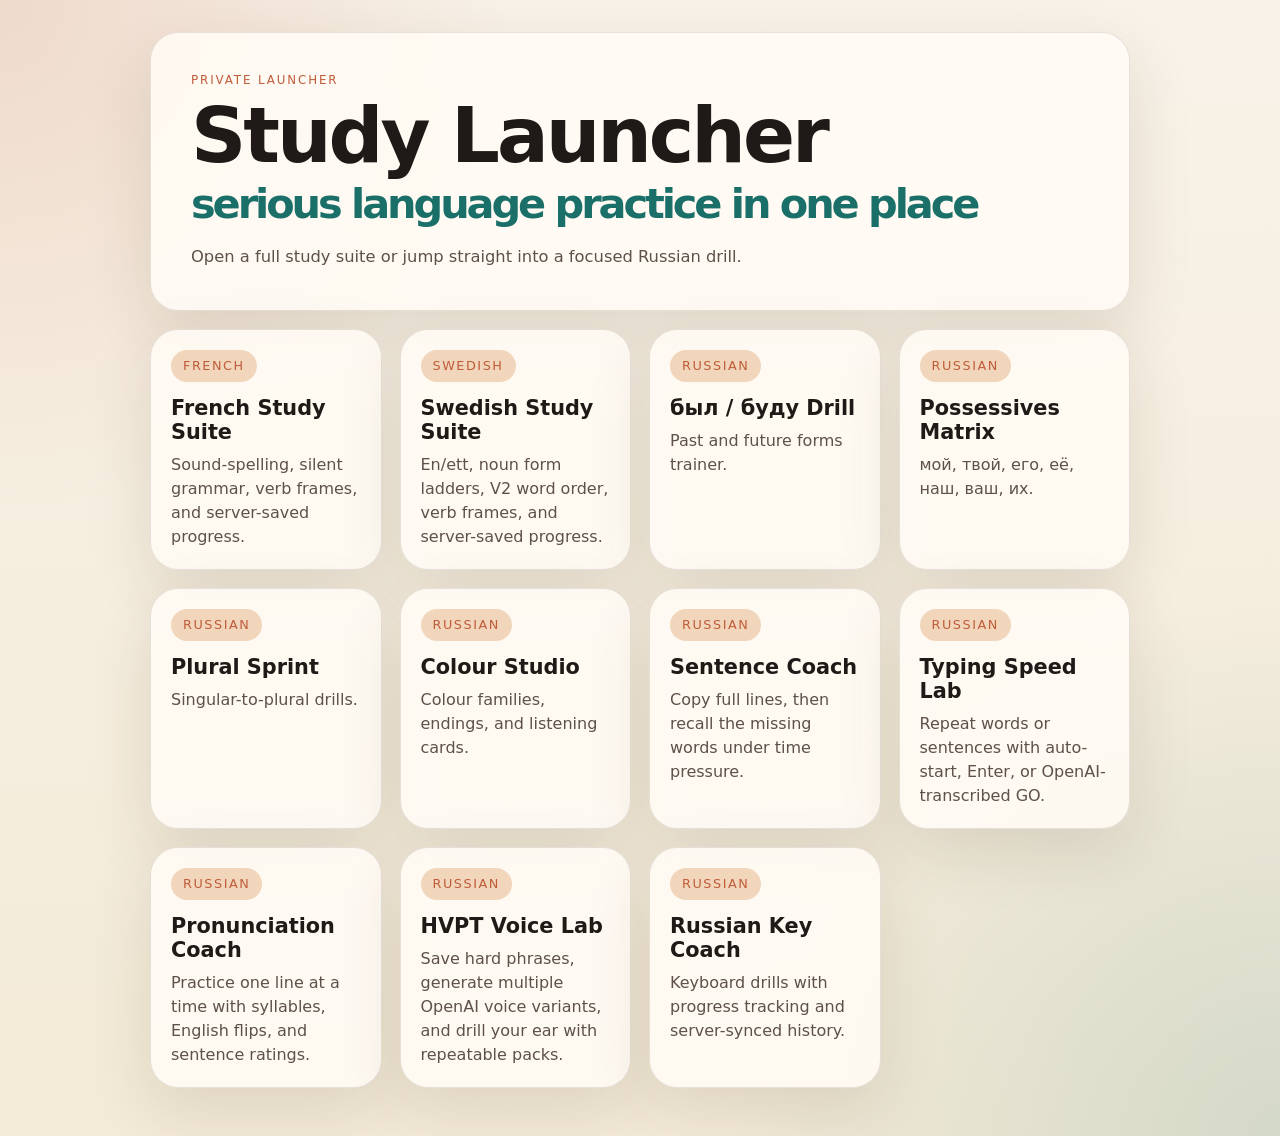
<file: launcher/index.html>
<!doctype html>
<html lang="en">
  <head>
    <meta charset="UTF-8" />
    <meta name="viewport" content="width=device-width, initial-scale=1.0, viewport-fit=cover" />
    <meta
      name="description"
      content="Private launcher page for the serious language study apps hosted on this droplet."
    />
    <title>Study Launcher</title>
    <style>
      :root {
        color-scheme: light;
        --bg: #f7f1e4;
        --panel: rgba(255, 251, 244, 0.9);
        --line: rgba(49, 37, 28, 0.12);
        --ink: #1f1a17;
        --muted: #5d5149;
        --accent: #bf5c39;
        --accent-soft: #f1d6bc;
        --teal: #1a6f69;
        --shadow: 0 22px 64px rgba(69, 45, 19, 0.12);
        --radius-xl: 28px;
        --radius-lg: 22px;
        --radius-md: 16px;
      }

      * {
        box-sizing: border-box;
      }

      body {
        margin: 0;
        min-height: 100vh;
        font-family: "Segoe UI", system-ui, sans-serif;
        color: var(--ink);
        background:
          radial-gradient(circle at top left, rgba(191, 92, 57, 0.16), transparent 30%),
          radial-gradient(circle at bottom right, rgba(26, 111, 105, 0.14), transparent 32%),
          linear-gradient(180deg, #f8f2e8 0%, #f3ead7 100%);
      }

      .shell {
        width: min(980px, calc(100% - 32px));
        margin: 0 auto;
        padding: 32px 0 48px;
      }

      .hero,
      .card {
        background: var(--panel);
        border: 1px solid var(--line);
        border-radius: var(--radius-xl);
        box-shadow: var(--shadow);
      }

      .hero {
        padding: clamp(24px, 4vw, 40px);
      }

      .eyebrow {
        margin: 0 0 0.8rem;
        text-transform: uppercase;
        letter-spacing: 0.16em;
        font-size: 0.74rem;
        color: var(--accent);
      }

      h1 {
        margin: 0;
        font-size: clamp(2.4rem, 8vw, 4.8rem);
        line-height: 0.95;
        letter-spacing: -0.04em;
      }

      h1 span {
        display: block;
        margin-top: 0.5rem;
        font-size: 0.54em;
        line-height: 1.15;
        color: var(--teal);
      }

      .lede,
      .card p {
        color: var(--muted);
      }

      .lede {
        max-width: 58ch;
        margin: 1rem 0 0;
        font-size: 1.02rem;
        line-height: 1.55;
      }

      .grid {
        display: grid;
        grid-template-columns: repeat(auto-fit, minmax(220px, 1fr));
        gap: 18px;
        margin-top: 18px;
      }

      .card {
        display: block;
        padding: 20px;
        text-decoration: none;
        color: inherit;
        transition: transform 160ms ease, border-color 160ms ease, box-shadow 160ms ease;
      }

      .card:hover {
        transform: translateY(-2px);
        border-color: rgba(26, 111, 105, 0.24);
        box-shadow: 0 16px 36px rgba(26, 111, 105, 0.12);
      }

      .label {
        display: inline-flex;
        align-items: center;
        min-height: 32px;
        padding: 0.35rem 0.75rem;
        border-radius: 999px;
        background: var(--accent-soft);
        color: var(--accent);
        font-size: 0.8rem;
        text-transform: uppercase;
        letter-spacing: 0.12em;
      }

      .card h2 {
        margin: 0.95rem 0 0.5rem;
        font-size: 1.3rem;
        line-height: 1.15;
      }

      .card p {
        margin: 0;
        line-height: 1.5;
      }

      .card-progress {
        margin-top: 10px;
        display: flex;
        align-items: center;
        gap: 8px;
      }

      .progress-track {
        flex: 1;
        height: 6px;
        border-radius: 3px;
        background: rgba(49, 37, 28, 0.08);
        overflow: hidden;
      }

      .progress-fill {
        height: 100%;
        border-radius: 3px;
        background: var(--teal);
        transition: width 0.3s ease;
      }

      .progress-label {
        font-size: 0.78rem;
        color: var(--muted);
        white-space: nowrap;
      }

      @media (max-width: 640px) {
        .shell {
          width: min(100% - 24px, 980px);
          padding-top: 24px;
        }
      }
    </style>
  </head>
  <body>
    <main class="shell">
      <section class="hero">
        <p class="eyebrow">Private Launcher</p>
        <h1>Study Launcher <span>serious language practice in one place</span></h1>
        <p class="lede">Open a full study suite or jump straight into a focused Russian drill.</p>
      </section>

      <section class="grid" aria-label="Language app links">
        <a class="card" href="/french/">
          <span class="label">French</span>
          <h2>French Study Suite</h2>
          <p>Sound-spelling, silent grammar, verb frames, and server-saved progress.</p>
        </a>

        <a class="card" href="/swedish/">
          <span class="label">Swedish</span>
          <h2>Swedish Study Suite</h2>
          <p>En/ett, noun form ladders, V2 word order, verb frames, and server-saved progress.</p>
        </a>

        <a class="card" href="/index/tenses/">
          <span class="label">Russian</span>
          <h2>был / буду Drill</h2>
          <p>Past and future forms trainer.</p>
        </a>

        <a class="card" href="/index/possessives.html">
          <span class="label">Russian</span>
          <h2>Possessives Matrix</h2>
          <p>мой, твой, его, её, наш, ваш, их.</p>
        </a>

        <a class="card" href="/index/plurals/">
          <span class="label">Russian</span>
          <h2>Plural Sprint</h2>
          <p>Singular-to-plural drills.</p>
        </a>

        <a class="card" href="/index/colours/">
          <span class="label">Russian</span>
          <h2>Colour Studio</h2>
          <p>Colour families, endings, and listening cards.</p>
        </a>

        <a class="card" href="/index/sentences/">
          <span class="label">Russian</span>
          <h2>Sentence Coach</h2>
          <p>Copy full lines, then recall the missing words under time pressure.</p>
        </a>

        <a class="card" href="/index/speed/">
          <span class="label">Russian</span>
          <h2>Typing Speed Lab</h2>
          <p>Repeat words or sentences with auto-start, Enter, or OpenAI-transcribed GO.</p>
        </a>

        <a class="card" href="/index/pronunciation/">
          <span class="label">Russian</span>
          <h2>Pronunciation Coach</h2>
          <p>Practice one line at a time with syllables, English flips, and sentence ratings.</p>
        </a>

        <a class="card" href="/index/hvpt/">
          <span class="label">Russian</span>
          <h2>HVPT Voice Lab</h2>
          <p>Save hard phrases, generate multiple OpenAI voice variants, and drill your ear with repeatable packs.</p>
        </a>

        <a class="card" href="https://typing.macchiatolabs.ai">
          <span class="label">Russian</span>
          <h2>Russian Key Coach</h2>
          <p>Keyboard drills with progress tracking and server-synced history.</p>
        </a>
      </section>
    </main>
    <script>
      // Register service worker for offline support
      if ("serviceWorker" in navigator) {
        navigator.serviceWorker.register("/sw.js").catch(() => {});
      }

      const trainers = [
        {
          key: "russian-form-trainer-state-v1",
          href: "/index/tenses/",
          name: "was/budu Drill",
          getProgress(state) {
            if (!state.totalAnswered) return null;
            const accuracy = state.totalCorrect / state.totalAnswered;
            return { answered: state.totalAnswered, accuracy, label: `${state.totalAnswered} cards · ${Math.round(accuracy * 100)}%` };
          },
        },
        {
          key: "russian-possessive-matrix-state-v1",
          href: "/index/possessives.html",
          name: "Possessives Matrix",
          getProgress(state) {
            if (!state.totalAnswered) return null;
            const accuracy = state.totalCorrect / state.totalAnswered;
            return { answered: state.totalAnswered, accuracy, label: `${state.totalAnswered} cards · ${Math.round(accuracy * 100)}%` };
          },
        },
        {
          key: "russian-plural-trainer-state-v2",
          href: "/index/plurals/",
          name: "Plural Sprint",
          getProgress(state) {
            if (!state.totalAnswered) return null;
            const accuracy = state.totalCorrect / state.totalAnswered;
            return { answered: state.totalAnswered, accuracy, label: `${state.totalAnswered} cards · ${Math.round(accuracy * 100)}%` };
          },
        },
        {
          key: "russian-colour-studio-state-v1",
          href: "/index/colours/",
          name: "Colour Studio",
          getProgress(state) {
            if (!state.totalAnswered) return null;
            const accuracy = state.totalCorrect / state.totalAnswered;
            return { answered: state.totalAnswered, accuracy, label: `${state.totalAnswered} cards · ${Math.round(accuracy * 100)}%` };
          },
        },
        {
          key: "russian-sentence-coach-state-v1",
          href: "/index/sentences/",
          name: "Sentence Coach",
          getProgress(state) {
            if (!state.totalAttempts) return null;
            return { answered: state.totalAttempts, accuracy: 0.5, label: `${state.totalAttempts} attempts` };
          },
        },
        {
          key: "russian-typing-speed-lab-state-v1",
          href: "/index/speed/",
          name: "Typing Speed Lab",
          getProgress(state) {
            const attempts = state.totals && Number(state.totals.attempts);
            const totalMs = state.totals && Number(state.totals.totalMs);
            if (!attempts || !totalMs) return null;
            const averageMs = totalMs / attempts;
            const label = `${attempts} reps · ${averageMs < 1000 ? Math.round(averageMs) + "ms" : (averageMs / 1000).toFixed(2) + "s"} avg`;
            return { answered: attempts, accuracy: Math.min(1, 2000 / averageMs), label };
          },
        },
        {
          key: "russian-pronunciation-coach-state-v1",
          href: "/index/pronunciation/",
          name: "Pronunciation Coach",
          getProgress(state) {
            const ratings = state.ratings;
            if (!ratings || !Object.keys(ratings).length) return null;
            const count = Object.keys(ratings).length;
            return { answered: count, accuracy: 0.5, label: `${count} chunks rated` };
          },
        },
      ];

      for (const trainer of trainers) {
        try {
          const raw = localStorage.getItem(trainer.key);
          if (!raw) continue;
          const state = JSON.parse(raw);
          const progress = trainer.getProgress(state);
          if (!progress) continue;

          // Find the card by href
          const card = document.querySelector(`a[href="${trainer.href}"]`);
          if (card && !card.querySelector(".card-progress")) {
            const div = document.createElement("div");
            div.className = "card-progress";
            div.innerHTML = `
              <div class="progress-track"><div class="progress-fill" style="width: ${Math.round(progress.accuracy * 100)}%"></div></div>
              <span class="progress-label">${progress.label}</span>
            `;
            card.appendChild(div);
          }

        } catch {
          // Ignore parse errors
        }
      }
    </script>
  </body>
</html>
</file>
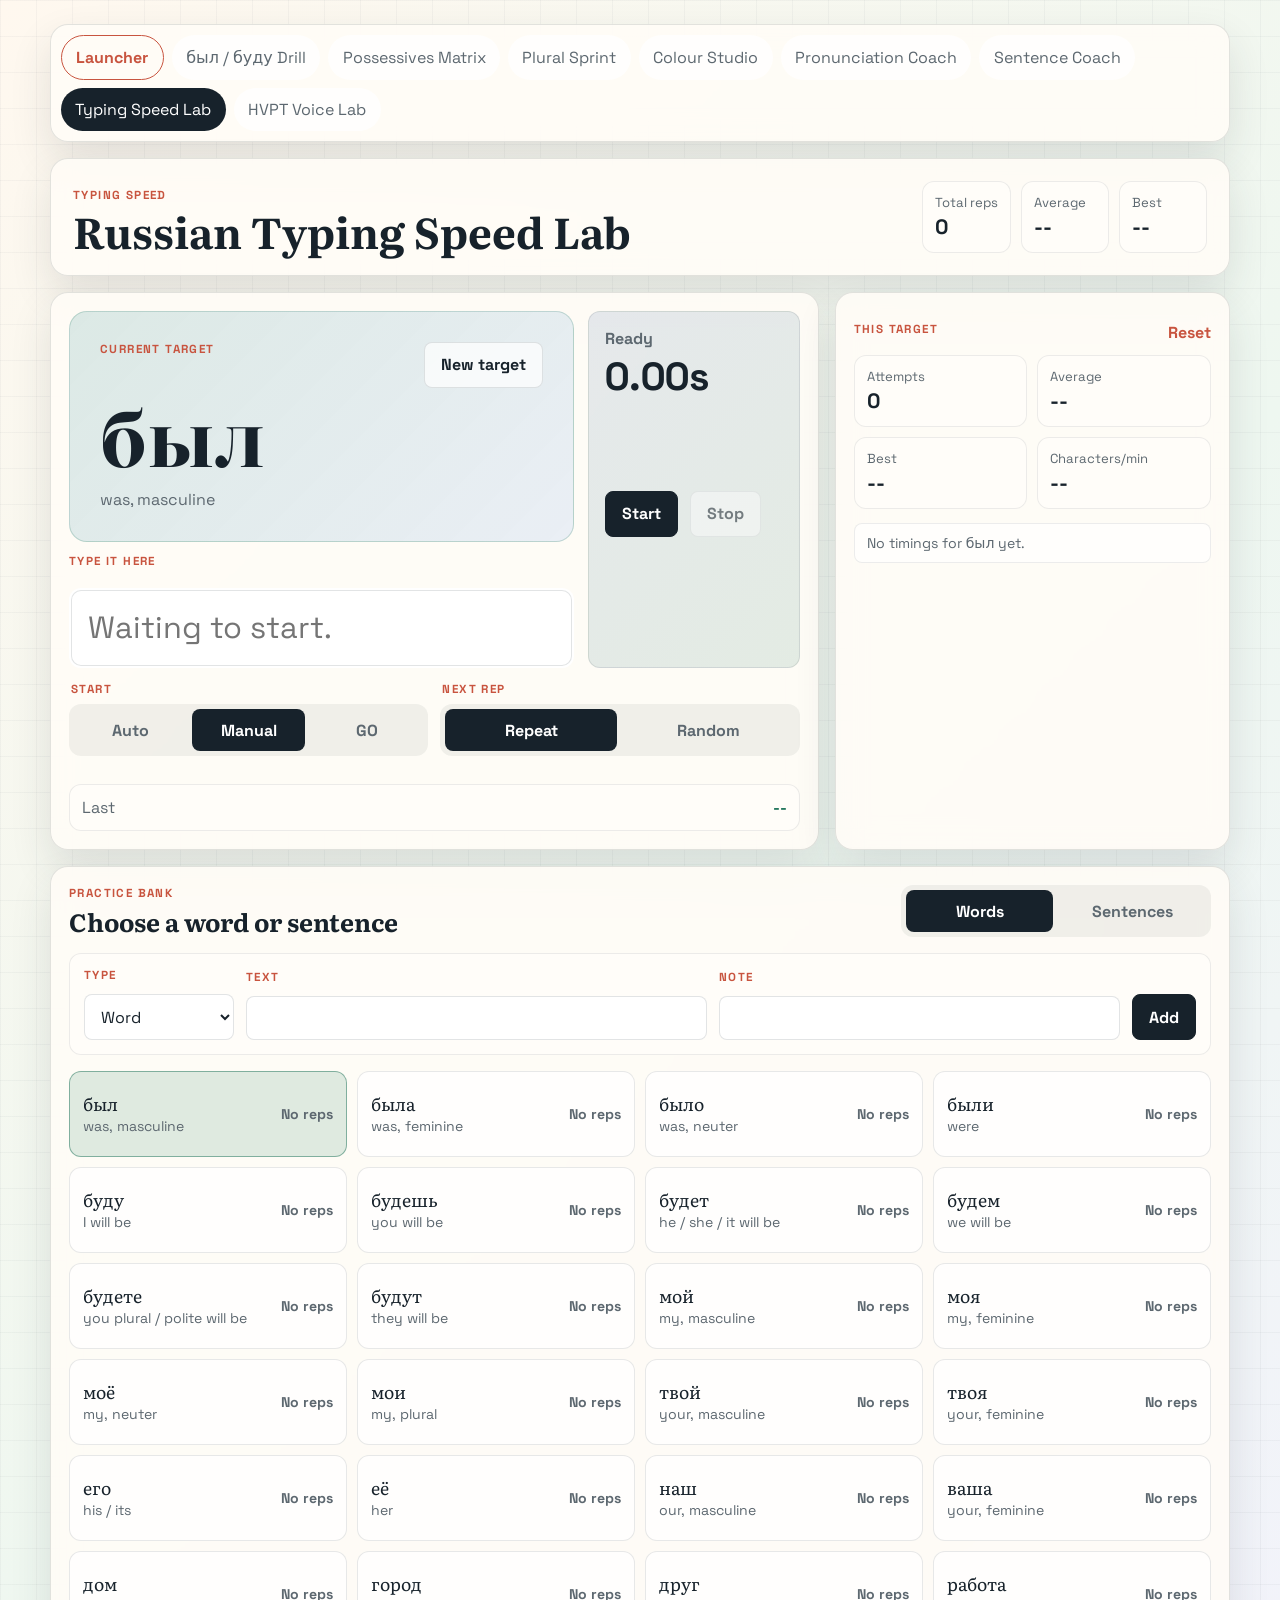
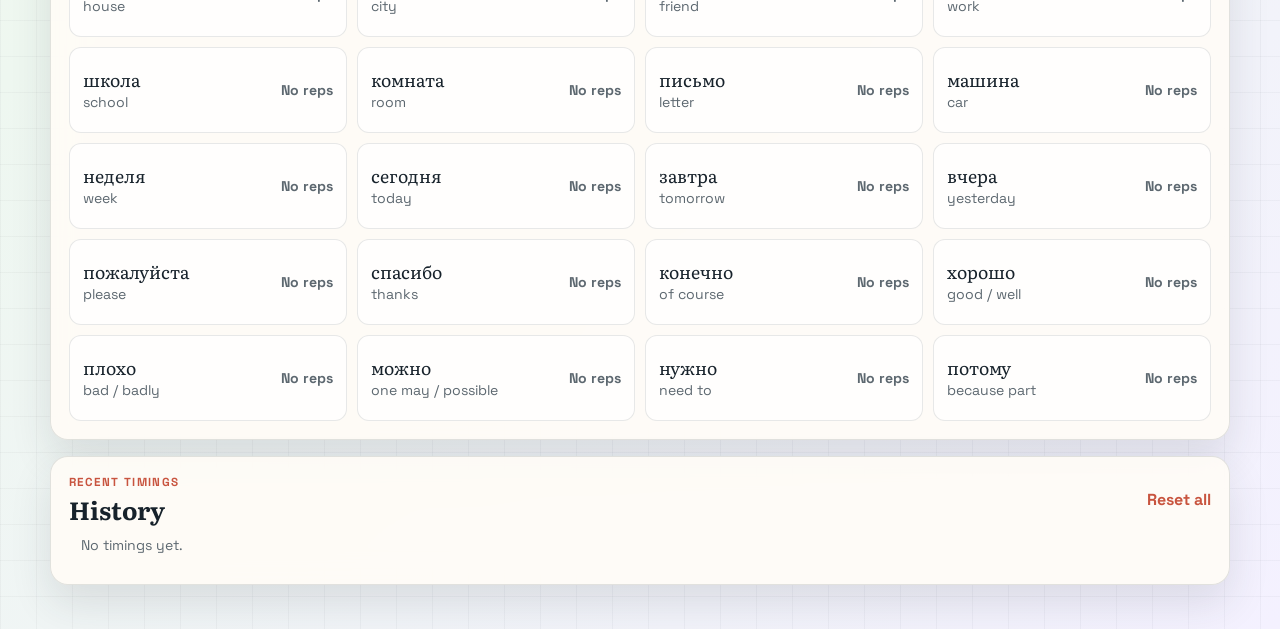
<file: speed/index.html>
<!doctype html>
<html lang="en">
  <head>
    <meta charset="UTF-8" />
    <meta name="viewport" content="width=device-width, initial-scale=1.0, viewport-fit=cover" />
    <meta
      name="description"
      content="Russian typing speed practice for repeating words and sentences with auto-start, manual start, or OpenAI-transcribed GO."
    />
    <title>Russian Typing Speed Lab</title>
    <link rel="icon" type="image/svg+xml" href="../favicon.svg" />
    <link rel="preconnect" href="https://fonts.googleapis.com" />
    <link rel="preconnect" href="https://fonts.gstatic.com" crossorigin />
    <link
      href="https://fonts.googleapis.com/css2?family=Literata:opsz,wght@7..72,500;700&family=Space+Grotesk:wght@400;500;700&display=swap"
      rel="stylesheet"
    />
    <link rel="stylesheet" href="./styles.css" />
  </head>
  <body>
    <main class="app-shell">
      <nav class="page-nav panel" aria-label="Trainer pages">
        <a class="page-nav-link nav-launcher" href="/launcher/">Launcher</a>
        <a class="page-nav-link" href="../index.html">был / буду Drill</a>
        <a class="page-nav-link" href="../possessives.html">Possessives Matrix</a>
        <a class="page-nav-link" href="../plurals/">Plural Sprint</a>
        <a class="page-nav-link" href="../colours/index.html">Colour Studio</a>
        <a class="page-nav-link" href="../pronunciation/">Pronunciation Coach</a>
        <a class="page-nav-link" href="../sentences/index.html">Sentence Coach</a>
        <a class="page-nav-link is-current" href="./index.html" aria-current="page">Typing Speed Lab</a>
        <a class="page-nav-link" href="../hvpt/">HVPT Voice Lab</a>
      </nav>

      <header class="topline panel">
        <div>
          <p class="eyebrow">Typing speed</p>
          <h1>Russian Typing Speed Lab</h1>
        </div>
        <div class="topline-metrics" aria-label="Lifetime speed statistics">
          <div>
            <span>Total reps</span>
            <strong id="total-attempts">0</strong>
          </div>
          <div>
            <span>Average</span>
            <strong id="overall-average">--</strong>
          </div>
          <div>
            <span>Best</span>
            <strong id="overall-best">--</strong>
          </div>
        </div>
      </header>

      <section class="workspace-grid">
        <article class="practice-panel panel" data-kind="word">
          <div class="drill-stage">
            <div class="target-entry">
              <section class="hero-target" aria-labelledby="target-title">
                <div class="target-head">
                  <p class="section-label">Current target</p>
                  <button id="random-button" class="ghost-button target-swap-button" type="button">New target</button>
                </div>
                <h2 id="target-title">был</h2>
                <p id="target-note" class="target-note">was, masculine</p>
              </section>

              <label class="input-label" for="answer-input">Type it here</label>
              <textarea
                id="answer-input"
                class="answer-input"
                rows="2"
                lang="ru"
                spellcheck="false"
                autocapitalize="off"
                autocomplete="off"
                autocorrect="off"
                placeholder="Waiting to start."
              ></textarea>
            </div>

            <div class="timer-card" data-state="idle">
              <div class="timer-line">
                <span id="timer-status" class="timer-status">Ready</span>
                <strong id="live-timer">0.00s</strong>
              </div>
              <div class="action-row">
                <button id="start-button" class="primary-button" type="button">Start</button>
                <button id="voice-button" class="primary-button hidden" type="button">Listen for GO</button>
                <button id="stop-button" class="ghost-button" type="button">Stop</button>
              </div>
              <p id="voice-status" class="voice-status" aria-live="polite"></p>
            </div>
          </div>

          <div class="practice-toolbar">
            <div class="mode-grid" aria-label="Timer settings">
              <fieldset class="control-group">
                <legend>Start</legend>
                <div class="segmented" role="radiogroup" aria-label="Start mode">
                  <button class="segment" type="button" data-start-mode="auto" aria-pressed="false">Auto</button>
                  <button class="segment" type="button" data-start-mode="manual" aria-pressed="true">Manual</button>
                  <button class="segment" type="button" data-start-mode="voice" aria-pressed="false">GO</button>
                </div>
              </fieldset>

              <fieldset class="control-group">
                <legend>Next rep</legend>
                <div class="segmented" role="radiogroup" aria-label="After finish mode">
                  <button class="segment" type="button" data-flow-mode="same" aria-pressed="true" aria-label="Repeat this target after each finish">Repeat</button>
                  <button class="segment" type="button" data-flow-mode="random" aria-pressed="false">Random</button>
                </div>
              </fieldset>
            </div>
          </div>

          <div id="last-result" class="last-result" aria-live="polite">
            <span>Last</span>
            <strong>--</strong>
          </div>
        </article>

        <aside class="stats-panel panel">
          <div class="stats-head">
            <p class="section-label">This target</p>
            <button id="reset-target-button" class="text-button" type="button">Reset</button>
          </div>
          <div class="stat-stack">
            <div>
              <span>Attempts</span>
              <strong id="target-attempts">0</strong>
            </div>
            <div>
              <span>Average</span>
              <strong id="target-average">--</strong>
            </div>
            <div>
              <span>Best</span>
              <strong id="target-best">--</strong>
            </div>
            <div>
              <span>Characters/min</span>
              <strong id="target-cpm">--</strong>
            </div>
          </div>
          <ol id="target-history" class="history-list" aria-label="Target attempt history"></ol>
        </aside>
      </section>

      <section class="library-panel panel">
        <div class="section-head">
          <div>
            <p class="section-label">Practice bank</p>
            <h2>Choose a word or sentence</h2>
          </div>
          <div class="library-tabs" role="radiogroup" aria-label="Library type">
            <button class="tab-button" type="button" data-library-kind="word" aria-pressed="true">Words</button>
            <button class="tab-button" type="button" data-library-kind="sentence" aria-pressed="false">Sentences</button>
          </div>
        </div>

        <form id="add-form" class="add-form">
          <div class="field-row">
            <label>
              <span>Type</span>
              <select id="add-kind">
                <option value="word">Word</option>
                <option value="sentence">Sentence</option>
              </select>
            </label>
            <label class="target-field">
              <span>Text</span>
              <input id="add-text" type="text" lang="ru" autocomplete="off" />
            </label>
            <label class="note-field">
              <span>Note</span>
              <input id="add-note" type="text" autocomplete="off" />
            </label>
            <button class="primary-button add-button" type="submit">Add</button>
          </div>
        </form>

        <div id="target-list" class="target-list" aria-label="Practice targets"></div>
      </section>

      <section class="history-panel panel">
        <div class="section-head">
          <div>
            <p class="section-label">Recent timings</p>
            <h2>History</h2>
          </div>
          <button id="reset-all-button" class="text-button" type="button">Reset all</button>
        </div>
        <div id="overall-history" class="overall-history"></div>
      </section>
    </main>

    <script src="./app.js"></script>
  </body>
</html>
</file>
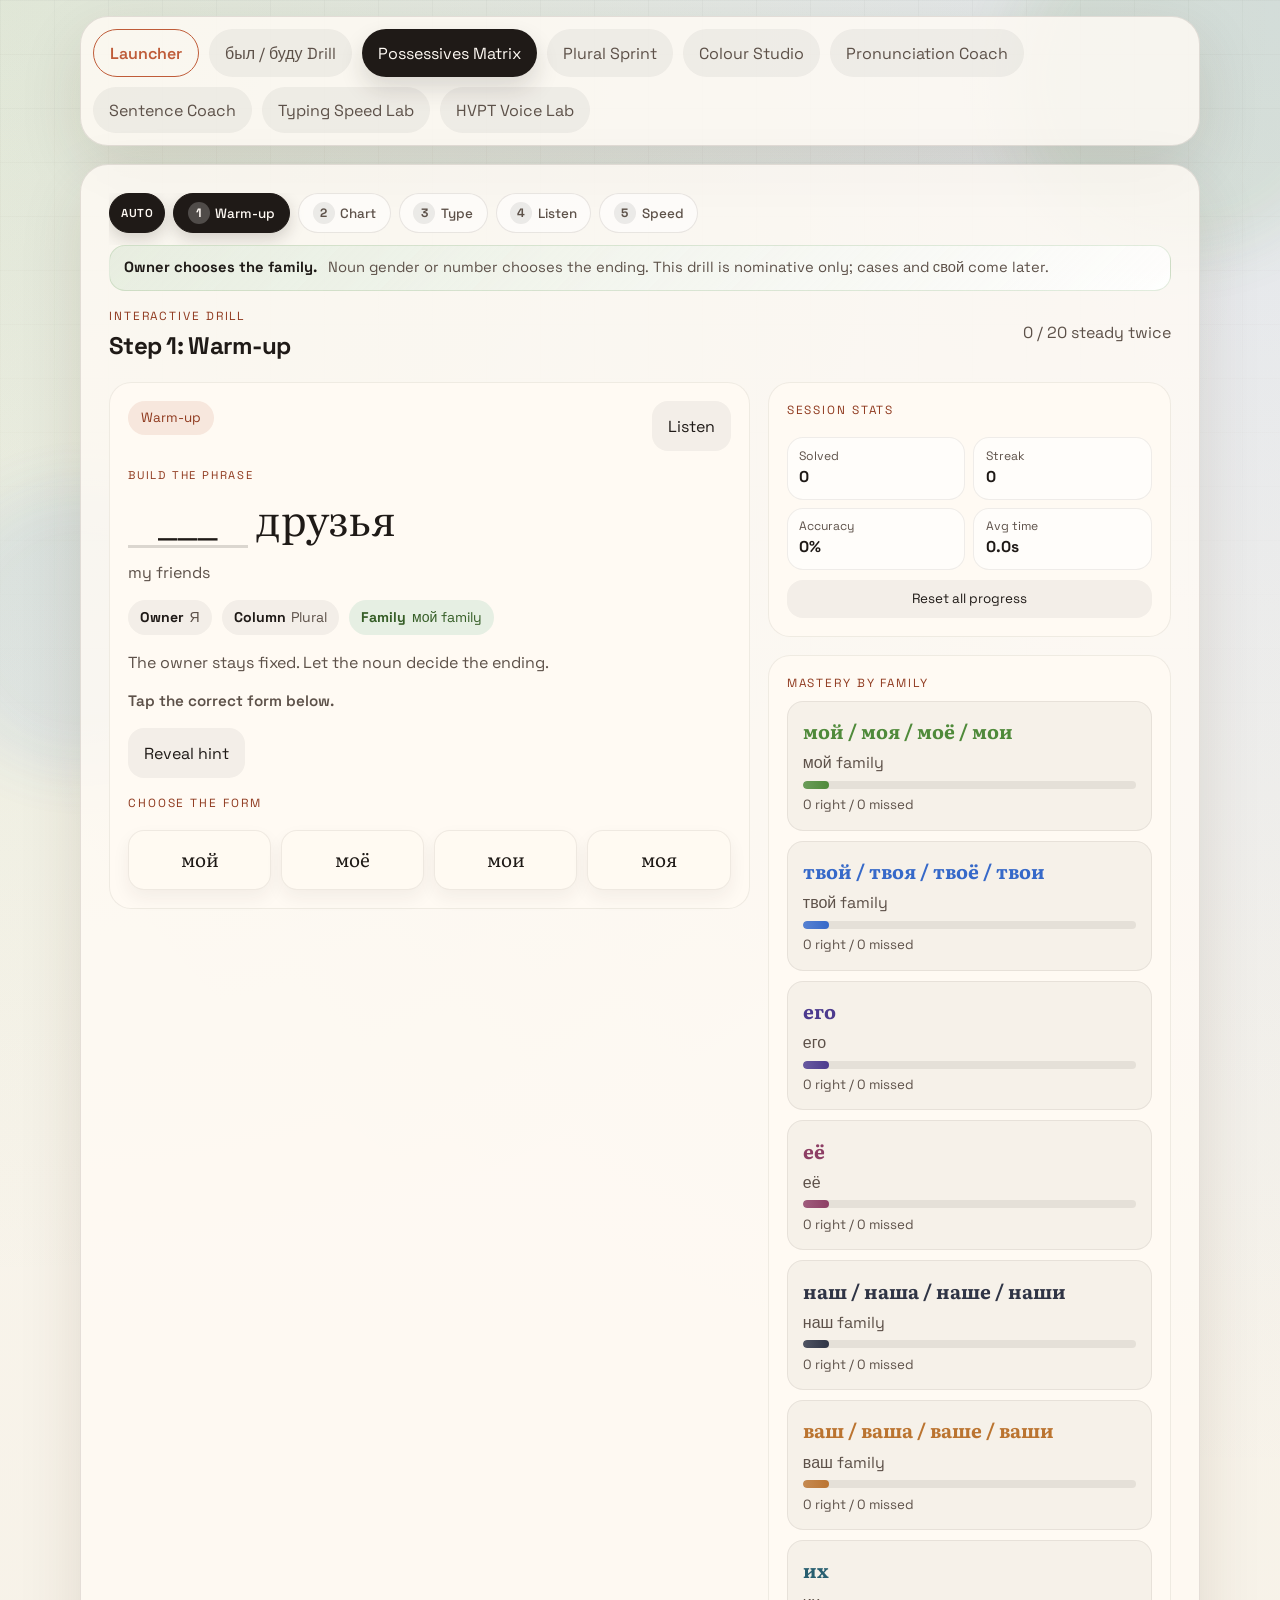
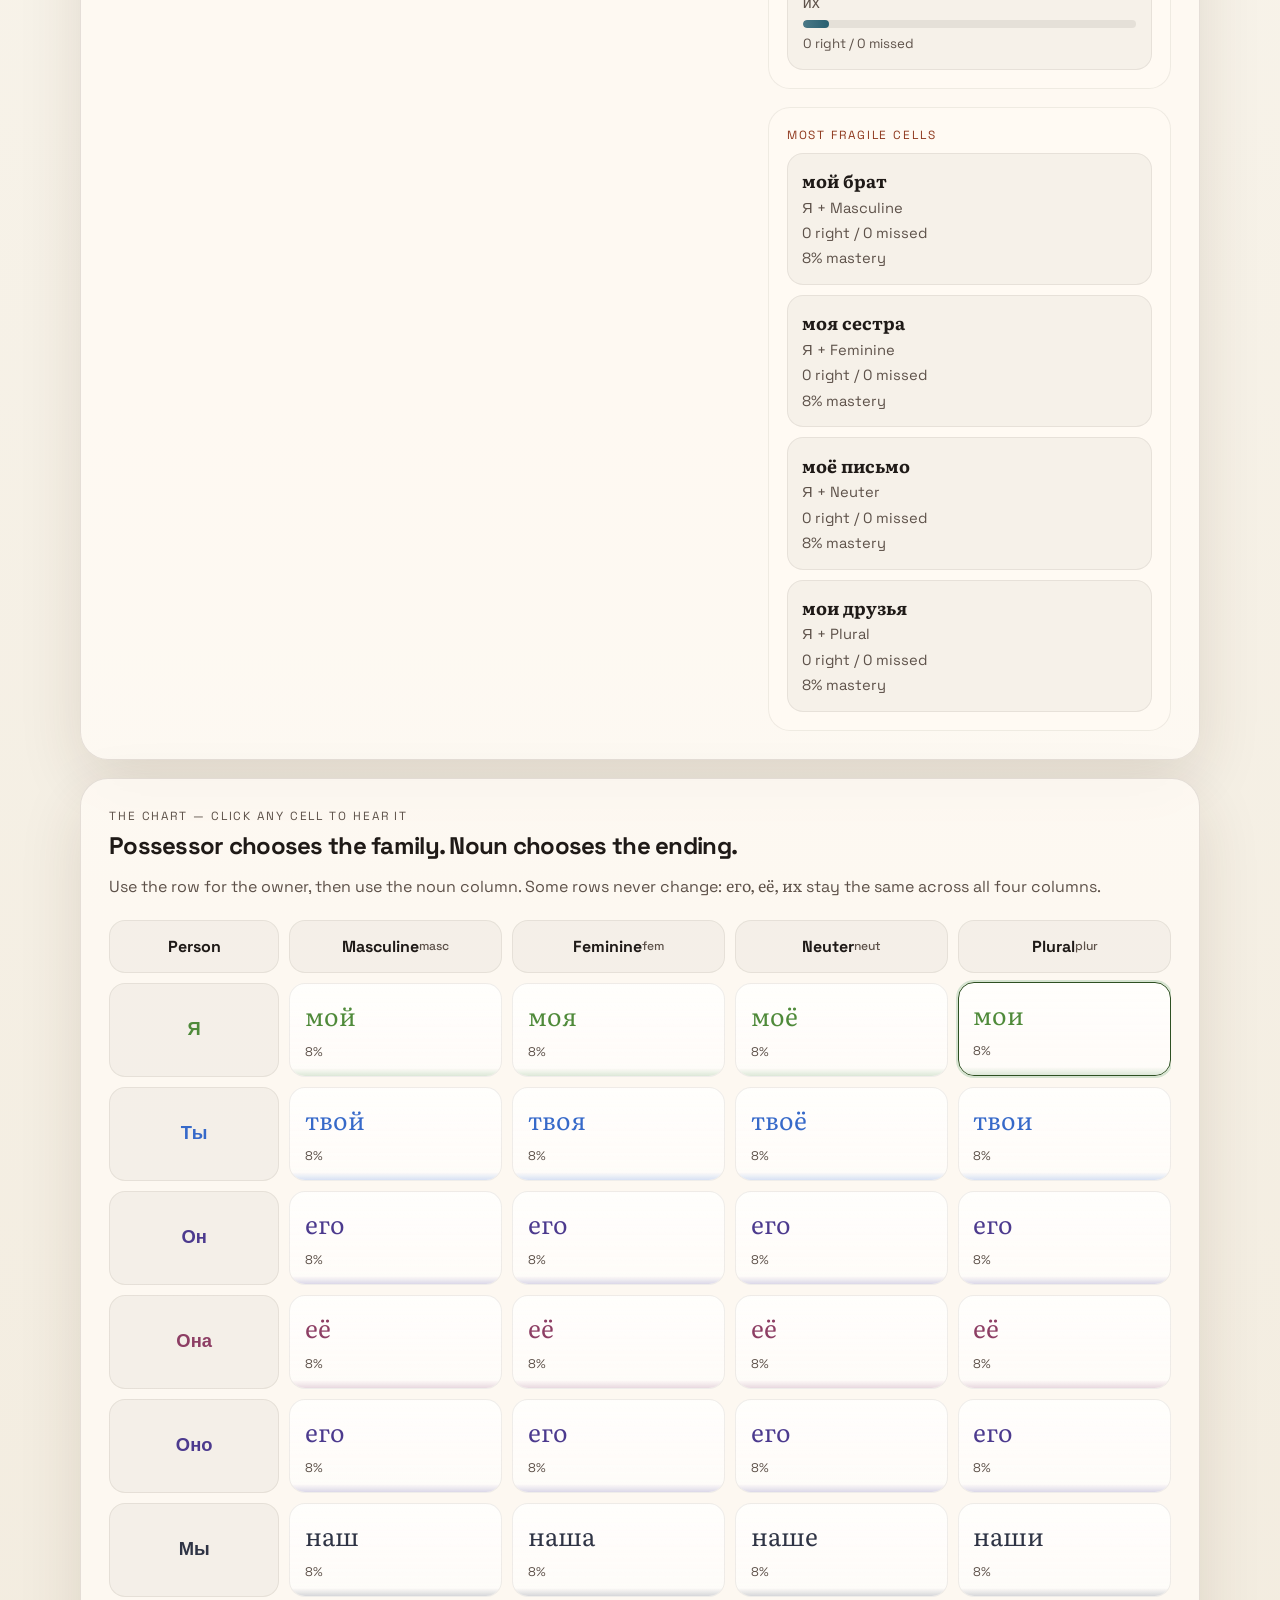
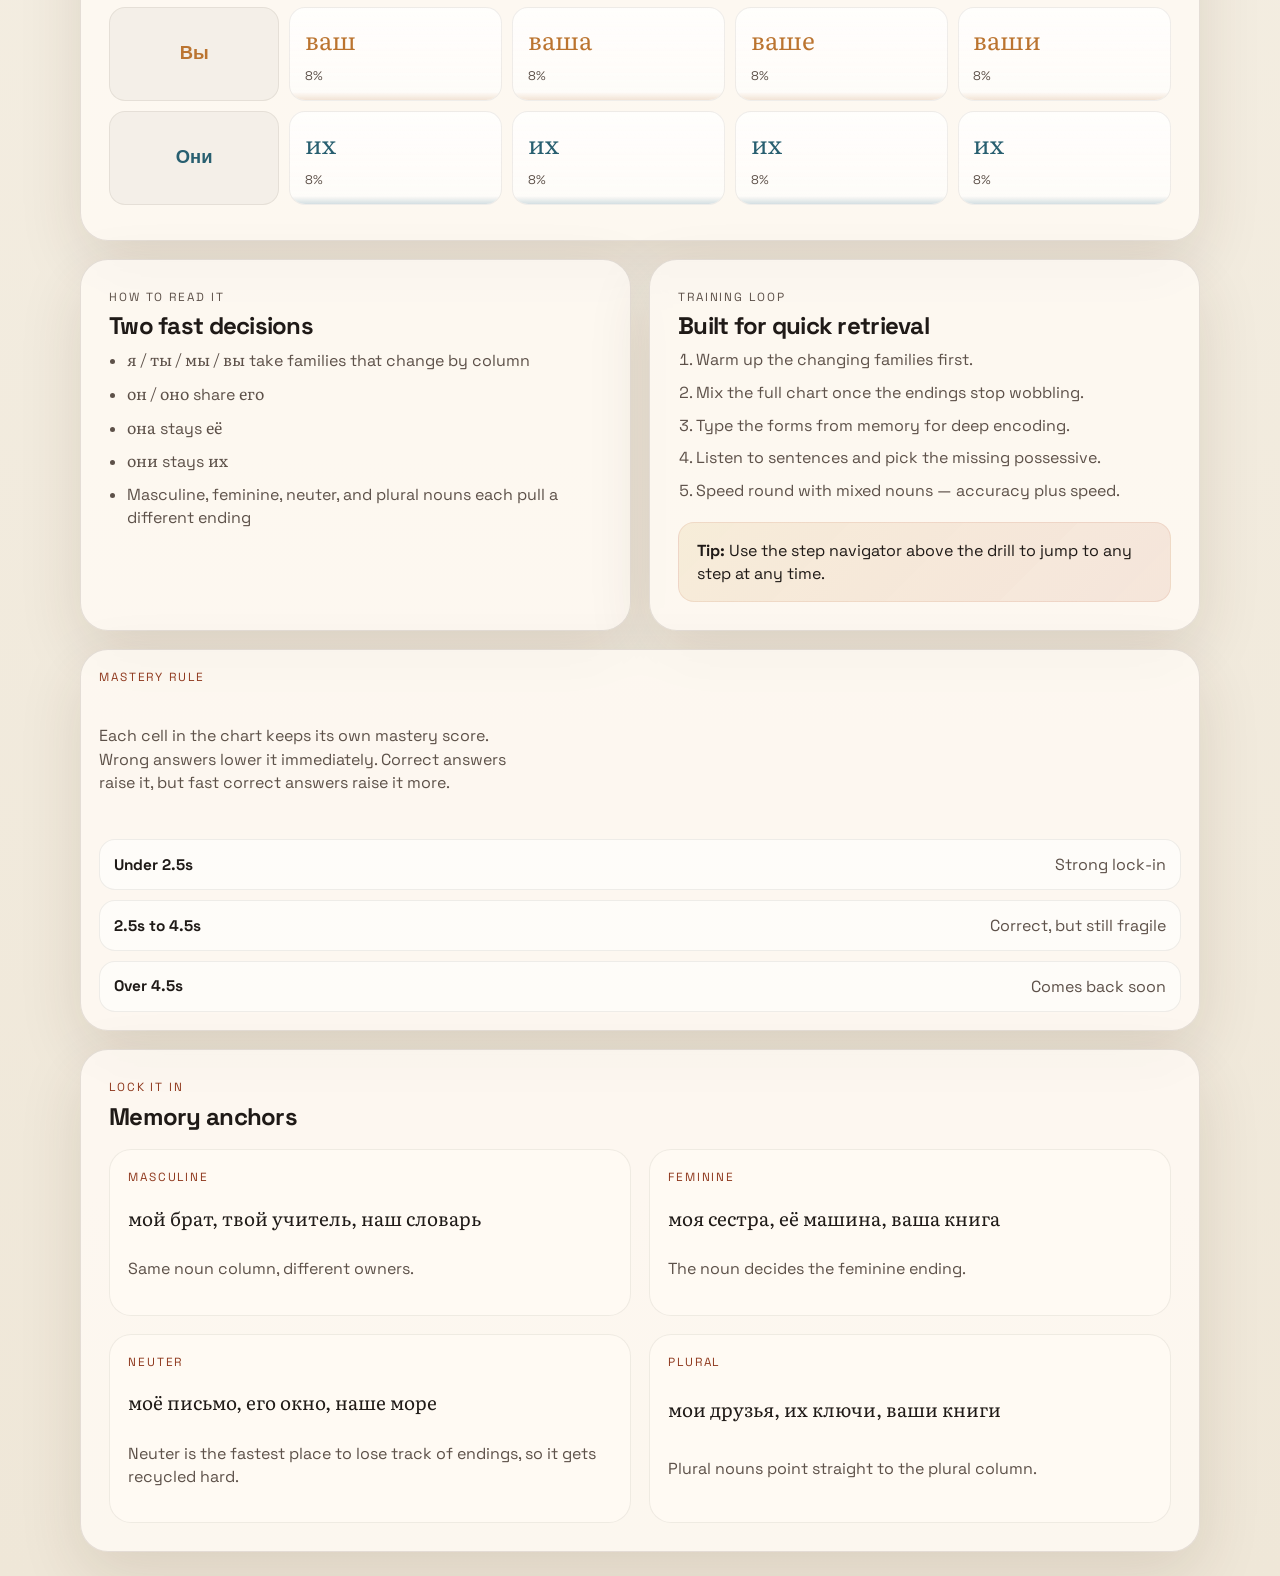
<file: possessives.html>
<!doctype html>
<html lang="en">
  <head>
    <meta charset="UTF-8" />
    <meta name="viewport" content="width=device-width, initial-scale=1.0, viewport-fit=cover" />
    <meta
      name="description"
      content="A focused Russian possessive trainer for мой, моя, моё, мои, твой, твоя, твоё, твои, его, её, наш, наша, наше, наши, ваш, ваша, ваше, ваши, их."
    />
    <title>Russian Possessive Matrix</title>
    <link rel="icon" type="image/svg+xml" href="./favicon.svg" />
    <link rel="preconnect" href="https://fonts.googleapis.com" />
    <link rel="preconnect" href="https://fonts.gstatic.com" crossorigin />
    <link
      href="https://fonts.googleapis.com/css2?family=Literata:opsz,wght@7..72,500;700&family=Space+Grotesk:wght@400;500;700&display=swap"
      rel="stylesheet"
    />
    <link rel="stylesheet" href="./styles.css" />
    <link rel="stylesheet" href="./possessives.css" />
  </head>
  <body class="possessives-page">
    <div class="backdrop" aria-hidden="true">
      <div class="orb orb-a"></div>
      <div class="orb orb-b"></div>
      <div class="grid-wash"></div>
    </div>

    <main class="app-shell">
      <nav class="page-nav panel" aria-label="Trainer pages">
        <a class="page-nav-link nav-launcher" href="/launcher/">Launcher</a>
        <a class="page-nav-link" href="./index.html">был / буду Drill</a>
        <a class="page-nav-link is-current" href="./possessives.html" aria-current="page">Possessives Matrix</a>
        <a class="page-nav-link" href="./plurals/">Plural Sprint</a>
        <a class="page-nav-link" href="./colours/index.html">Colour Studio</a>
        <a class="page-nav-link" href="./pronunciation/">Pronunciation Coach</a>
        <a class="page-nav-link" href="./sentences/index.html">Sentence Coach</a>
        <a class="page-nav-link" href="./speed/">Typing Speed Lab</a>
        <a class="page-nav-link" href="./hvpt/">HVPT Voice Lab</a>
      </nav>

      <section class="panel practice-panel" id="practice">
        <nav class="step-nav" id="stepNav" aria-label="Training steps"></nav>

        <div class="scope-strip" role="note" aria-label="Current drill scope">
          <strong>Owner chooses the family.</strong>
          <span>Noun gender or number chooses the ending. This drill is nominative only; cases and <span lang="ru">свой</span> come later.</span>
        </div>

        <div class="panel-heading">
          <div>
            <p class="section-kicker">Interactive drill</p>
            <h2 id="phaseTitle">Step 1: Warm-up</h2>
          </div>
          <div class="phase-status">
            <span class="phase-progress" id="phaseProgress">0 / 20 mastered</span>
          </div>
        </div>

        <div class="practice-grid" id="drillView">
          <article class="prompt-card">
            <div class="prompt-toolbar">
              <div class="meta-stack">
                <span class="mode-badge" id="modeBadge">Warm-up</span>
              </div>
              <button id="audioButton" class="icon-button" type="button">Listen</button>
            </div>

            <div class="prompt-body">
              <p class="prompt-label" id="promptLabel">Build the phrase</p>
              <div id="promptText" class="prompt-text"></div>
              <p class="translation-line" id="translationLine"></p>
              <div class="prompt-chip-row" id="promptChipRow"></div>
              <p id="subPrompt" class="sub-prompt"></p>
              <p id="choiceNudge" class="choice-nudge">Tap the correct form below.</p>
            </div>

            <div class="listening-controls" id="listeningControls" style="display: none">
              <button id="listenPlayBtn" class="listen-play-btn" type="button">
                <span class="play-icon" aria-hidden="true">&#9654;</span>
                Replay sentence
              </button>
              <button id="listenClueBtn" class="ghost-button listen-clue-btn" type="button">
                Show written clue
              </button>
            </div>

            <div class="hint-row">
              <button id="hintButton" class="ghost-button" type="button">Reveal hint</button>
              <span id="hintText" class="hint-text" aria-live="polite"></span>
            </div>

            <div class="typing-area" id="typingArea" style="display: none">
              <p class="sidebar-kicker">Type Your Answer</p>
              <div class="typing-input-row">
                <input
                  type="text"
                  id="typingInput"
                  class="typing-input"
                  placeholder="Type the possessive…"
                  autocomplete="off"
                  autocapitalize="off"
                  spellcheck="false"
                  lang="ru"
                />
                <button id="typingSubmit" class="primary-button typing-submit-btn" type="button">Check</button>
              </div>
            </div>

            <div class="practice-options" id="practiceOptions">
              <p class="sidebar-kicker">Choose The Form</p>
              <div id="optionsGrid" class="options-grid practice-options-grid" aria-label="Answer choices"></div>
            </div>

            <div class="feedback-card" id="feedbackCard" aria-live="polite">
              <p class="feedback-title">Pick an answer to see the logic.</p>
              <p class="feedback-body">
                The explanation will tell you whether you missed the owner, the noun type, or speed.
              </p>
            </div>

            <div class="action-row">
              <button id="nextButton" class="primary-button" type="button" disabled>Next card</button>
            </div>
          </article>

          <aside class="sidebar-stack">
            <article class="sidebar-card metrics-sidebar">
              <p class="sidebar-kicker">Session stats</p>
              <div class="metrics-mini">
                <div class="metric-mini-row">
                  <span>Solved</span>
                  <strong id="cardsSolved">0</strong>
                </div>
                <div class="metric-mini-row">
                  <span>Streak</span>
                  <strong id="currentStreak">0</strong>
                </div>
                <div class="metric-mini-row">
                  <span>Accuracy</span>
                  <strong id="accuracyValue">0%</strong>
                </div>
                <div class="metric-mini-row">
                  <span>Avg time</span>
                  <strong id="avgResponseValue">0.0s</strong>
                </div>
              </div>
              <button id="resetSessionButton" class="ghost-button reset-btn" type="button">Reset all progress</button>
            </article>

            <article class="sidebar-card">
              <p class="sidebar-kicker">Mastery by family</p>
              <div class="family-mastery-grid" id="familyMasteryGrid"></div>
            </article>

            <article class="sidebar-card">
              <p class="sidebar-kicker">Most fragile cells</p>
              <div id="weakSpotList" class="weak-spot-list"></div>
            </article>
          </aside>
        </div>
      </section>

      <section class="learn-grid possessive-learn-grid">
        <article class="rule-card panel matrix-panel">
          <p class="section-kicker">The chart &mdash; click any cell to hear it</p>
          <h2>Possessor chooses the family. Noun chooses the ending.</h2>
          <p>
            Use the row for the owner, then use the noun column. Some rows never change:
            <span class="inline-ru">его, её, их</span> stay the same across all four columns.
          </p>
          <div class="reference-matrix" id="referenceMatrix" aria-label="Possessive reference chart"></div>
        </article>

        <article class="rule-card panel">
          <p class="section-kicker">How to read it</p>
          <h2>Two fast decisions</h2>
          <ul class="rule-list">
            <li><span class="inline-ru">я / ты / мы / вы</span> take families that change by column</li>
            <li><span class="inline-ru">он / оно</span> share <span class="inline-ru">его</span></li>
            <li><span class="inline-ru">она</span> stays <span class="inline-ru">её</span></li>
            <li><span class="inline-ru">они</span> stays <span class="inline-ru">их</span></li>
            <li>Masculine, feminine, neuter, and plural nouns each pull a different ending</li>
          </ul>
        </article>

        <aside class="coach-card panel">
          <p class="section-kicker">Training loop</p>
          <h2>Built for quick retrieval</h2>
          <ol class="loop-list">
            <li>Warm up the changing families first.</li>
            <li>Mix the full chart once the endings stop wobbling.</li>
            <li>Type the forms from memory for deep encoding.</li>
            <li>Listen to sentences and pick the missing possessive.</li>
            <li>Speed round with mixed nouns &mdash; accuracy plus speed.</li>
          </ol>
          <div class="note-banner">
            <strong>Tip:</strong> Use the step navigator above the drill to jump to any step at any time.
          </div>
        </aside>
      </section>

      <section class="panel possessive-support">
        <p class="control-label">Mastery rule</p>
        <p class="microcopy">
          Each cell in the chart keeps its own mastery score. Wrong answers lower it immediately. Correct answers raise
          it, but fast correct answers raise it more.
        </p>
        <div class="speed-band-list" aria-label="Speed bands">
          <div class="speed-band">
            <strong>Under 2.5s</strong>
            <span>Strong lock-in</span>
          </div>
          <div class="speed-band">
            <strong>2.5s to 4.5s</strong>
            <span>Correct, but still fragile</span>
          </div>
          <div class="speed-band">
            <strong>Over 4.5s</strong>
            <span>Comes back soon</span>
          </div>
        </div>
      </section>

      <section class="panel anchor-panel">
        <div class="panel-heading">
          <div>
            <p class="section-kicker">Lock it in</p>
            <h2>Memory anchors</h2>
          </div>
        </div>

        <div class="anchor-grid">
          <article class="anchor-card">
            <p class="anchor-label">Masculine</p>
            <p class="anchor-quote inline-ru">мой брат, твой учитель, наш словарь</p>
            <p class="anchor-tip">Same noun column, different owners.</p>
          </article>

          <article class="anchor-card">
            <p class="anchor-label">Feminine</p>
            <p class="anchor-quote inline-ru">моя сестра, её машина, ваша книга</p>
            <p class="anchor-tip">The noun decides the feminine ending.</p>
          </article>

          <article class="anchor-card">
            <p class="anchor-label">Neuter</p>
            <p class="anchor-quote inline-ru">моё письмо, его окно, наше море</p>
            <p class="anchor-tip">Neuter is the fastest place to lose track of endings, so it gets recycled hard.</p>
          </article>

          <article class="anchor-card">
            <p class="anchor-label">Plural</p>
            <p class="anchor-quote inline-ru">мои друзья, их ключи, ваши книги</p>
            <p class="anchor-tip">Plural nouns point straight to the plural column.</p>
          </article>
        </div>
      </section>
    </main>

    <script src="https://russian.159.223.236.244.sslip.io/shared/srs.js"></script>
    <script src="https://russian.159.223.236.244.sslip.io/shared/sync.js"></script>
    <script type="module" src="./possessives.js"></script>
  </body>
</html>
</file>
<file: speed/styles.css>
@import url("https://fonts.googleapis.com/css2?family=Literata:opsz,wght@7..72,500;700&family=Space+Grotesk:wght@400;500;700&display=swap");

:root {
  color-scheme: light;
  --bg: #f6f1e8;
  --surface: rgba(255, 252, 247, 0.9);
  --surface-strong: #fffdf9;
  --ink: #17222b;
  --muted: #5d6870;
  --line: rgba(23, 34, 43, 0.12);
  --coral: #c8543f;
  --coral-soft: rgba(200, 84, 63, 0.14);
  --green: #23765d;
  --green-soft: rgba(35, 118, 93, 0.14);
  --blue: #315f9d;
  --blue-soft: rgba(49, 95, 157, 0.14);
  --gold: #b9842d;
  --shadow: 0 18px 42px rgba(42, 48, 55, 0.12);
  --radius-lg: 18px;
  --radius-md: 12px;
  --radius-sm: 8px;
}

* {
  box-sizing: border-box;
}

html,
body {
  min-height: 100%;
}

body {
  margin: 0;
  font-family: "Space Grotesk", system-ui, sans-serif;
  color: var(--ink);
  background:
    linear-gradient(rgba(23, 34, 43, 0.035) 1px, transparent 1px),
    linear-gradient(90deg, rgba(23, 34, 43, 0.035) 1px, transparent 1px),
    linear-gradient(135deg, #fff8ef 0%, #eef7f0 48%, #f4f1ff 100%);
  background-size: 36px 36px, 36px 36px, auto;
  overflow-x: hidden;
}

button,
input,
select,
textarea {
  font: inherit;
}

button {
  cursor: pointer;
}

.hidden {
  display: none !important;
}

.app-shell {
  width: min(1180px, calc(100% - 28px));
  margin: 24px auto 44px;
  display: grid;
  gap: 16px;
}

.panel {
  background: var(--surface);
  border: 1px solid var(--line);
  border-radius: var(--radius-lg);
  box-shadow: var(--shadow);
  backdrop-filter: blur(14px);
}

.page-nav {
  display: flex;
  flex-wrap: wrap;
  gap: 8px;
  padding: 10px;
}

.page-nav-link {
  display: inline-flex;
  min-height: 42px;
  align-items: center;
  justify-content: center;
  padding: 0.68rem 0.9rem;
  border-radius: 999px;
  color: var(--muted);
  text-decoration: none;
  background: rgba(255, 255, 255, 0.72);
}

.page-nav-link.nav-launcher {
  border: 1px solid var(--coral);
  color: var(--coral);
  background: transparent;
  font-weight: 700;
}

.page-nav-link.is-current {
  color: #ffffff;
  background: var(--ink);
}

.topline {
  display: grid;
  grid-template-columns: 1fr auto;
  gap: 18px;
  align-items: end;
  padding: 22px;
}

.eyebrow,
.section-label,
legend,
.input-label,
.field-row label span {
  margin: 0 0 0.52rem;
  color: var(--coral);
  font-size: 0.73rem;
  font-weight: 700;
  letter-spacing: 0.12em;
  text-transform: uppercase;
}

h1,
h2 {
  margin: 0;
  font-family: "Literata", Georgia, serif;
  letter-spacing: 0;
}

h1 {
  font-size: 2.65rem;
  line-height: 1;
}

h2 {
  font-size: 1.55rem;
  line-height: 1.08;
}

.topline-metrics {
  display: grid;
  grid-template-columns: repeat(3, minmax(88px, auto));
  gap: 10px;
}

.topline-metrics div,
.stat-stack div {
  min-width: 0;
  padding: 12px;
  border-radius: var(--radius-md);
  background: var(--surface-strong);
  border: 1px solid rgba(23, 34, 43, 0.08);
}

.topline-metrics span,
.stat-stack span {
  display: block;
  color: var(--muted);
  font-size: 0.82rem;
}

.topline-metrics strong,
.stat-stack strong {
  display: block;
  margin-top: 0.2rem;
  font-size: 1.3rem;
}

.workspace-grid {
  display: grid;
  grid-template-columns: minmax(0, 1.75fr) minmax(280px, 0.9fr);
  gap: 16px;
  align-items: stretch;
}

.practice-panel,
.stats-panel,
.library-panel,
.history-panel {
  padding: 18px;
}

.practice-panel {
  display: grid;
  gap: 14px;
}

.practice-toolbar,
.section-head,
.stats-head,
.timer-line,
.action-row,
.field-row,
.target-row,
.history-item,
.overall-item {
  display: flex;
  align-items: center;
  gap: 12px;
}

.practice-toolbar,
.section-head,
.stats-head,
.timer-line {
  justify-content: space-between;
}

.practice-toolbar {
  align-items: flex-end;
}

.practice-toolbar .ghost-button {
  flex: 0 0 auto;
}

.drill-stage {
  display: grid;
  grid-template-columns: minmax(0, 1fr) minmax(190px, 0.42fr);
  gap: 14px;
  align-items: stretch;
}

.target-entry {
  display: grid;
  gap: 12px;
}

.hero-target {
  min-height: 190px;
  display: grid;
  grid-template-rows: auto minmax(0, 1fr) auto;
  align-content: stretch;
  gap: 8px;
  padding: clamp(18px, 4vw, 30px);
  border-radius: var(--radius-lg);
  border: 1px solid rgba(35, 118, 93, 0.22);
  background:
    linear-gradient(135deg, rgba(35, 118, 93, 0.16), rgba(49, 95, 157, 0.1)),
    #ffffff;
}

.target-head {
  display: flex;
  align-items: flex-start;
  justify-content: space-between;
  gap: 12px;
}

.target-head .section-label {
  margin-bottom: 0;
}

.target-swap-button {
  min-height: 40px;
  padding: 0.52rem 0.72rem;
  white-space: nowrap;
}

.hero-target h2 {
  align-self: center;
  max-width: 100%;
  color: var(--ink);
  font-size: clamp(3.35rem, 6vw, 5.45rem);
  line-height: 1;
  overflow-wrap: break-word;
  word-break: normal;
}

.practice-panel[data-kind="sentence"] .hero-target {
  min-height: 160px;
  align-content: end;
}

.practice-panel[data-kind="sentence"] .hero-target h2 {
  font-size: clamp(2rem, 4.5vw, 4rem);
  line-height: 1.05;
}

.target-note {
  min-height: 1.4em;
  margin: 0.5rem 0 0;
  color: var(--muted);
}

.mode-grid {
  display: grid;
  grid-template-columns: repeat(2, minmax(0, 1fr));
  gap: 12px;
  flex: 1 1 auto;
}

fieldset {
  margin: 0;
  padding: 0;
  border: 0;
}

.segmented,
.library-tabs {
  display: grid;
  grid-auto-flow: column;
  grid-auto-columns: 1fr;
  gap: 6px;
  padding: 5px;
  border-radius: var(--radius-md);
  background: rgba(23, 34, 43, 0.06);
}

.segment,
.tab-button {
  min-height: 42px;
  padding: 0.62rem 0.72rem;
  border: 0;
  border-radius: var(--radius-sm);
  color: var(--muted);
  background: transparent;
  font-weight: 700;
}

.segment[aria-pressed="true"],
.tab-button[aria-pressed="true"] {
  color: #ffffff;
  background: var(--ink);
}

.timer-card {
  min-width: 0;
  min-height: 100%;
  display: grid;
  align-content: space-between;
  gap: 12px;
  padding: 16px;
  border-radius: var(--radius-md);
  border: 1px solid rgba(23, 34, 43, 0.1);
  background: linear-gradient(135deg, rgba(49, 95, 157, 0.12), rgba(35, 118, 93, 0.12));
}

.timer-card[data-state="running"] {
  border-color: rgba(35, 118, 93, 0.38);
  background: var(--green-soft);
}

.timer-card[data-state="voice"] {
  border-color: rgba(49, 95, 157, 0.38);
  background: var(--blue-soft);
}

.timer-status {
  color: var(--muted);
  font-weight: 700;
}

.timer-line {
  min-width: 0;
  align-items: flex-start;
  flex-direction: column;
  gap: 8px;
}

#live-timer {
  display: block;
  max-width: 100%;
  font-size: clamp(2.45rem, 4.6vw, 4.05rem);
  line-height: 1;
  font-variant-numeric: tabular-nums;
  white-space: nowrap;
}

@supports (container-type: inline-size) {
  .timer-card {
    container-type: inline-size;
  }

  #live-timer {
    font-size: clamp(2.45rem, 22cqw, 4.05rem);
  }
}

.action-row {
  flex-wrap: wrap;
  margin-top: 12px;
}

.primary-button,
.ghost-button,
.text-button {
  min-height: 44px;
  border-radius: var(--radius-sm);
  font-weight: 700;
}

.primary-button,
.ghost-button {
  padding: 0.72rem 1rem;
}

.primary-button {
  border: 1px solid var(--ink);
  color: #ffffff;
  background: var(--ink);
}

.primary-button:disabled,
.ghost-button:disabled {
  cursor: not-allowed;
  opacity: 0.55;
}

.ghost-button {
  border: 1px solid var(--line);
  color: var(--ink);
  background: rgba(255, 255, 255, 0.72);
}

.text-button {
  padding: 0.5rem 0;
  border: 0;
  color: var(--coral);
  background: transparent;
}

.voice-status {
  min-height: 1.45em;
  margin: 10px 0 0;
  color: var(--muted);
  font-size: 0.92rem;
}

.answer-input {
  display: block;
  width: 100%;
  min-height: 106px;
  resize: vertical;
  padding: 17px;
  border: 2px solid transparent;
  border-radius: var(--radius-md);
  color: var(--ink);
  background: #ffffff;
  box-shadow: inset 0 0 0 1px var(--line);
  font-size: clamp(1.35rem, 2.4vw, 2rem);
  line-height: 1.35;
}

.answer-input.is-word {
  min-height: 76px;
  resize: none;
}

.answer-input:focus {
  outline: none;
  border-color: var(--blue);
}

.last-result {
  display: flex;
  justify-content: space-between;
  gap: 12px;
  margin-top: 14px;
  padding: 12px;
  border-radius: var(--radius-md);
  color: var(--muted);
  background: var(--surface-strong);
  border: 1px solid rgba(23, 34, 43, 0.08);
}

.last-result strong {
  color: var(--green);
}

.stat-stack {
  display: grid;
  grid-template-columns: repeat(2, minmax(0, 1fr));
  gap: 10px;
}

.history-list {
  display: grid;
  gap: 8px;
  margin: 14px 0 0;
  padding: 0;
  list-style: none;
}

.history-list li,
.overall-item {
  justify-content: space-between;
  padding: 10px 12px;
  border-radius: var(--radius-sm);
  background: rgba(255, 255, 255, 0.66);
  border: 1px solid rgba(23, 34, 43, 0.08);
}

.library-panel {
  display: grid;
  gap: 16px;
}

.library-tabs {
  width: min(310px, 100%);
}

.add-form {
  padding: 14px;
  border-radius: var(--radius-md);
  background: var(--surface-strong);
  border: 1px solid rgba(23, 34, 43, 0.08);
}

.field-row {
  align-items: flex-end;
  flex-wrap: wrap;
}

.field-row label {
  display: grid;
  gap: 4px;
  min-width: 150px;
}

.target-field {
  flex: 1 1 280px;
}

.note-field {
  flex: 1 1 220px;
}

select,
input {
  min-height: 44px;
  border: 1px solid var(--line);
  border-radius: var(--radius-sm);
  color: var(--ink);
  background: #ffffff;
  padding: 0.65rem 0.75rem;
}

.add-button {
  flex: 0 0 auto;
}

.target-list {
  display: grid;
  grid-template-columns: repeat(auto-fit, minmax(250px, 1fr));
  gap: 10px;
}

.target-row {
  width: 100%;
  min-height: 86px;
  justify-content: space-between;
  padding: 13px;
  border: 1px solid rgba(23, 34, 43, 0.1);
  border-radius: var(--radius-md);
  color: inherit;
  background: rgba(255, 255, 255, 0.74);
  text-align: left;
}

.target-row.is-selected {
  border-color: rgba(35, 118, 93, 0.5);
  background: var(--green-soft);
}

.target-main {
  min-width: 0;
}

.target-text {
  display: block;
  font-family: "Literata", Georgia, serif;
  font-size: 1.1rem;
  line-height: 1.24;
  overflow-wrap: anywhere;
}

.target-meta,
.target-speed,
.empty-state {
  color: var(--muted);
  font-size: 0.88rem;
}

.target-speed {
  flex: 0 0 auto;
  font-weight: 700;
}

.overall-history {
  display: grid;
  gap: 8px;
}

.overall-item {
  align-items: flex-start;
}

.overall-item strong {
  display: block;
}

.overall-item span {
  color: var(--muted);
  font-size: 0.9rem;
}

.empty-state {
  padding: 12px;
}

@media (max-width: 850px) {
  .topline,
  .workspace-grid {
    grid-template-columns: 1fr;
  }

  .topline-metrics {
    grid-template-columns: repeat(3, minmax(0, 1fr));
  }
}

@media (max-width: 620px) {
  .app-shell {
    width: min(100% - 20px, 1180px);
    margin-top: 12px;
    gap: 12px;
  }

  .page-nav {
    overflow-x: auto;
    flex-wrap: nowrap;
    padding-bottom: 12px;
  }

  .page-nav-link {
    flex: 0 0 auto;
  }

  .topline,
  .practice-panel,
  .stats-panel,
  .library-panel,
  .history-panel {
    padding: 14px;
  }

  h1 {
    font-size: 1.55rem;
  }

  .topline {
    padding: 12px;
  }

  .topline-metrics {
    grid-template-columns: repeat(3, minmax(0, 1fr));
  }

  h2 {
    font-size: 1.3rem;
  }

  .stat-stack {
    grid-template-columns: 1fr;
  }

  .drill-stage {
    grid-template-columns: 1fr;
  }

  .mode-grid {
    width: 100%;
    grid-template-columns: 1fr;
  }

  .timer-line,
  .section-head,
  .practice-toolbar {
    align-items: flex-start;
    flex-direction: column;
  }

  .hero-target {
    min-height: 138px;
    padding: 18px;
  }

  .hero-target .target-swap-button {
    width: auto;
  }

  .hero-target h2 {
    font-size: clamp(3.05rem, 15vw, 4.6rem);
  }

  .practice-panel[data-kind="sentence"] .hero-target h2 {
    font-size: clamp(1.7rem, 8vw, 2.6rem);
  }

  #live-timer {
    font-size: 2.8rem;
  }

  .segmented {
    grid-auto-flow: row;
  }

  .field-row,
  .action-row {
    align-items: stretch;
    flex-direction: column;
  }

  .field-row label,
  .target-field,
  .note-field {
    width: 100%;
    min-width: 0;
    flex: 0 1 auto;
  }

  .primary-button,
  .ghost-button,
  .add-button {
    width: 100%;
  }

  .target-list {
    grid-template-columns: 1fr;
  }
}
</file>
<file: styles.css>
:root {
  --bg: #f7f1e4;
  --panel: rgba(255, 251, 244, 0.82);
  --panel-strong: rgba(255, 251, 244, 0.94);
  --line: rgba(49, 37, 28, 0.12);
  --ink: #1f1a17;
  --muted: #5d5149;
  --accent: #bf5c39;
  --accent-deep: #8f391e;
  --accent-soft: #f1d6bc;
  --teal: #1a6f69;
  --teal-soft: #d6ece9;
  --gold: #d3a94c;
  --shadow: 0 22px 64px rgba(69, 45, 19, 0.12);
  --radius-xl: 28px;
  --radius-lg: 22px;
  --radius-md: 16px;
  --radius-sm: 12px;
  --space-xs: 0.5rem;
  --space-sm: 0.875rem;
  --space-md: 1.25rem;
  --space-lg: 1.75rem;
  --space-xl: 2.5rem;
}

* {
  box-sizing: border-box;
}

html {
  scroll-behavior: smooth;
}

body {
  margin: 0;
  min-height: 100vh;
  background:
    radial-gradient(circle at top left, rgba(191, 92, 57, 0.15), transparent 28%),
    radial-gradient(circle at top right, rgba(26, 111, 105, 0.14), transparent 30%),
    linear-gradient(180deg, #f8f2e8 0%, #f3ead7 100%);
  color: var(--ink);
  font-family: "Space Grotesk", sans-serif;
  line-height: 1.45;
  padding: max(16px, env(safe-area-inset-top)) 16px max(24px, env(safe-area-inset-bottom));
}

button,
input,
select {
  font: inherit;
}

.backdrop {
  position: fixed;
  inset: 0;
  pointer-events: none;
  overflow: hidden;
  z-index: 0;
}

.orb {
  position: absolute;
  border-radius: 50%;
  filter: blur(28px);
  opacity: 0.7;
}

.orb-a {
  width: 22rem;
  height: 22rem;
  background: rgba(191, 92, 57, 0.18);
  top: -6rem;
  right: -5rem;
}

.orb-b {
  width: 18rem;
  height: 18rem;
  background: rgba(26, 111, 105, 0.14);
  bottom: 8rem;
  left: -4rem;
}

.grid-wash {
  position: absolute;
  inset: 0;
  background-image:
    linear-gradient(rgba(49, 37, 28, 0.045) 1px, transparent 1px),
    linear-gradient(90deg, rgba(49, 37, 28, 0.045) 1px, transparent 1px);
  background-size: 54px 54px;
  mask-image: linear-gradient(180deg, rgba(0, 0, 0, 0.6), transparent 85%);
}

.app-shell {
  position: relative;
  z-index: 1;
  width: min(1120px, 100%);
  margin: 0 auto;
  display: grid;
  gap: 18px;
  animation: rise-in 600ms ease both;
}

.page-nav {
  display: flex;
  flex-wrap: wrap;
  gap: 10px;
  padding: 12px;
}

.page-nav-link {
  display: inline-flex;
  align-items: center;
  justify-content: center;
  min-height: 44px;
  padding: 0.72rem 1rem;
  border-radius: 999px;
  background: rgba(31, 26, 23, 0.05);
  color: var(--muted);
  text-decoration: none;
  transition: transform 160ms ease, background 160ms ease, color 160ms ease, box-shadow 160ms ease;
}

.page-nav-link:hover {
  transform: translateY(-1px);
}

.page-nav-link.nav-launcher {
  background: transparent;
  color: var(--accent);
  font-weight: 600;
  border: 1px solid var(--accent);
}

.page-nav-link.nav-launcher:hover {
  background: var(--accent);
  color: #fff;
}

.page-nav-link.is-current {
  background: var(--ink);
  color: #fffaf4;
  box-shadow: 0 12px 24px rgba(31, 26, 23, 0.14);
}

.panel {
  min-width: 0;
  background: var(--panel);
  border: 1px solid var(--line);
  border-radius: var(--radius-xl);
  box-shadow: var(--shadow);
  backdrop-filter: blur(16px);
}

.hero {
  display: grid;
  gap: 24px;
  padding: clamp(22px, 4vw, 36px);
}

.eyebrow,
.section-kicker,
.sidebar-kicker,
.anchor-label,
.control-label {
  margin: 0 0 0.6rem;
  text-transform: uppercase;
  letter-spacing: 0.16em;
  font-size: 0.74rem;
  color: var(--accent-deep);
}

.hero h1,
.panel-heading h2,
.rule-card h2,
.coach-card h2 {
  margin: 0;
  line-height: 1;
  letter-spacing: -0.03em;
}

.hero h1 {
  font-size: clamp(2.35rem, 8vw, 4.9rem);
  max-width: 12ch;
}

.hero h1 span {
  display: block;
  margin-top: 0.45rem;
  color: var(--teal);
  font-family: "Literata", serif;
  font-size: 0.62em;
  line-height: 1.15;
}

.lede {
  margin: 1rem 0 0;
  max-width: 60ch;
  color: var(--muted);
  font-size: 1.02rem;
}

.hero-controls {
  display: grid;
  gap: 14px;
  align-content: start;
}

.control-card {
  background: var(--panel-strong);
  border-radius: var(--radius-lg);
  border: 1px solid rgba(49, 37, 28, 0.08);
  padding: 16px;
}

.metrics-card {
  display: grid;
  gap: 0.65rem;
}

.metric-row {
  display: flex;
  align-items: center;
  justify-content: space-between;
  gap: 1rem;
  color: var(--muted);
}

.metric-row strong {
  color: var(--ink);
  font-size: 1.05rem;
}

.microcopy,
.sub-prompt,
.choice-nudge,
.sidebar-helper,
.hint-text,
.anchor-tip,
.feedback-body,
.rule-card p,
.coach-card p {
  color: var(--muted);
}

.choice-nudge,
.sidebar-helper {
  margin: 0.5rem 0 0;
  font-size: 0.95rem;
}

.choice-nudge {
  font-weight: 600;
}

.segmented {
  display: inline-flex;
  flex-wrap: wrap;
  gap: 8px;
  background: rgba(31, 26, 23, 0.05);
  border-radius: 999px;
  padding: 6px;
}

.segment {
  border: 0;
  background: transparent;
  color: var(--muted);
  padding: 0.75rem 1rem;
  border-radius: 999px;
  min-height: 44px;
  transition: transform 160ms ease, background 160ms ease, color 160ms ease;
}

.segment.is-active {
  background: var(--accent);
  color: #fffaf4;
  box-shadow: 0 10px 24px rgba(191, 92, 57, 0.24);
}

.segment:active,
.primary-button:active,
.ghost-button:active,
.icon-button:active,
.option-button:active {
  transform: translateY(1px) scale(0.99);
}

.learn-grid {
  display: grid;
  gap: 18px;
}

.rule-card,
.coach-card,
.practice-panel,
.anchor-panel {
  padding: clamp(20px, 4vw, 28px);
}

.chip-row {
  display: flex;
  flex-wrap: wrap;
  gap: 10px;
  margin: 1rem 0 1.2rem;
}

.form-chip {
  display: inline-flex;
  flex-direction: column;
  align-items: flex-start;
  gap: 0.2rem;
  min-width: 94px;
  padding: 0.8rem 0.9rem;
  background: rgba(255, 255, 255, 0.58);
  border: 1px solid rgba(49, 37, 28, 0.08);
  border-radius: var(--radius-md);
}

.form-chip strong {
  font-family: "Literata", serif;
  font-size: 1.22rem;
}

.form-chip span {
  color: var(--muted);
  font-size: 0.78rem;
}

.rule-list,
.loop-list {
  margin: 0;
  padding-left: 1.1rem;
  color: var(--muted);
}

.rule-list li,
.loop-list li {
  margin: 0.6rem 0;
}

.note-banner {
  margin-top: 1.2rem;
  padding: 1rem 1.1rem;
  border-radius: var(--radius-md);
  background: linear-gradient(135deg, rgba(211, 169, 76, 0.14), rgba(191, 92, 57, 0.12));
  border: 1px solid rgba(191, 92, 57, 0.12);
}

.panel-heading,
.action-row,
.hint-row {
  display: flex;
  align-items: center;
  justify-content: space-between;
  gap: 1rem;
}

.prompt-toolbar {
  display: grid;
  grid-template-columns: minmax(0, 1fr) auto;
  align-items: start;
  gap: 1rem;
}

.meta-stack {
  display: flex;
  flex-wrap: wrap;
  align-items: center;
  gap: 0.65rem;
}

.phase-status {
  display: flex;
  flex-wrap: wrap;
  justify-content: flex-end;
  gap: 0.7rem;
}

.status-pill,
.mode-badge {
  display: inline-flex;
  align-items: center;
  justify-content: center;
  min-height: 34px;
  padding: 0.4rem 0.8rem;
  border-radius: 999px;
  font-size: 0.84rem;
}

.status-pill {
  background: rgba(26, 111, 105, 0.12);
  color: var(--teal);
}

.mode-badge {
  background: rgba(191, 92, 57, 0.12);
  color: var(--accent-deep);
}

.phase-progress {
  color: var(--muted);
}

.practice-grid {
  min-width: 0;
  display: grid;
  gap: 18px;
  margin-top: 1.5rem;
}

.prompt-card,
.sidebar-card,
.anchor-card {
  min-width: 0;
  background: var(--panel-strong);
  border-radius: var(--radius-lg);
  border: 1px solid rgba(49, 37, 28, 0.08);
  padding: 18px;
}

.prompt-card {
  display: grid;
  gap: 1rem;
}

.prompt-label {
  margin: 0 0 0.5rem;
  text-transform: uppercase;
  letter-spacing: 0.16em;
  font-size: 0.7rem;
  color: var(--accent-deep);
}

.prompt-text {
  font-family: "Literata", serif;
  font-size: clamp(1.9rem, 5vw, 2.6rem);
  line-height: 1.25;
  overflow-wrap: anywhere;
}

.inline-ru,
.anchor-quote {
  font-family: "Literata", serif;
}

.prompt-text .blank {
  display: inline-block;
  min-width: 4.8ch;
  border-bottom: 3px solid rgba(31, 26, 23, 0.16);
  text-align: center;
  padding-bottom: 0.08rem;
}

.feedback-card {
  padding: 1rem 1.05rem;
  border-radius: var(--radius-md);
  background: rgba(31, 26, 23, 0.04);
  border: 1px solid rgba(49, 37, 28, 0.08);
}

.feedback-card.is-hidden,
.action-row.is-hidden {
  display: none;
}

.feedback-card.is-correct {
  background: rgba(26, 111, 105, 0.09);
  border-color: rgba(26, 111, 105, 0.14);
}

.feedback-card.is-wrong {
  background: rgba(191, 92, 57, 0.09);
  border-color: rgba(191, 92, 57, 0.14);
}

.feedback-title {
  margin: 0 0 0.45rem;
  font-weight: 700;
}

.action-row {
  justify-content: flex-end;
}

.sidebar-stack,
.anchor-grid {
  min-width: 0;
  display: grid;
  gap: 18px;
}

.mastery-grid,
.weak-spot-list,
.options-grid {
  display: grid;
  gap: 10px;
}

.practice-options {
  display: grid;
  gap: 0.55rem;
}

.mastery-grid {
  grid-template-columns: repeat(2, minmax(0, 1fr));
}

.mastery-tile {
  padding: 0.9rem;
  border-radius: var(--radius-md);
  background: rgba(31, 26, 23, 0.04);
  border: 1px solid rgba(49, 37, 28, 0.08);
}

.mastery-tile strong {
  display: block;
  font-family: "Literata", serif;
  font-size: 1.2rem;
  margin-bottom: 0.25rem;
}

.mastery-track {
  width: 100%;
  height: 8px;
  border-radius: 999px;
  background: rgba(31, 26, 23, 0.08);
  overflow: hidden;
  margin: 0.55rem 0 0.35rem;
}

.mastery-fill {
  display: block;
  height: 100%;
  background: linear-gradient(90deg, var(--accent), var(--gold), var(--teal));
  border-radius: inherit;
  transition: width 220ms ease;
}

.weak-spot-item {
  display: grid;
  gap: 0.25rem;
  padding: 0.9rem;
  border-radius: var(--radius-md);
  background: rgba(31, 26, 23, 0.04);
  border: 1px solid rgba(49, 37, 28, 0.08);
}

.weak-spot-item strong {
  font-family: "Literata", serif;
  font-size: 1.1rem;
}

.options-grid {
  grid-template-columns: repeat(2, minmax(0, 1fr));
}

.option-button,
.primary-button,
.ghost-button,
.icon-button {
  border: 0;
  min-height: 48px;
  border-radius: 16px;
  cursor: pointer;
  transition: transform 160ms ease, background 160ms ease, color 160ms ease, box-shadow 160ms ease;
}

.option-button {
  padding: 0.95rem 0.9rem;
  background: #fffaf2;
  border: 1px solid rgba(49, 37, 28, 0.08);
  color: var(--ink);
  font-family: "Literata", serif;
  font-size: 1.18rem;
  box-shadow: 0 8px 18px rgba(49, 37, 28, 0.06);
}

.option-button:hover,
.primary-button:hover,
.ghost-button:hover,
.icon-button:hover {
  transform: translateY(-1px);
}

.option-button.is-selected {
  outline: 2px solid rgba(191, 92, 57, 0.32);
}

.option-button.is-correct {
  background: var(--teal-soft);
  color: #0f403d;
}

.option-button.is-wrong {
  background: var(--accent-soft);
  color: var(--accent-deep);
}

.option-button:disabled {
  cursor: default;
}

.primary-button {
  background: var(--ink);
  color: #fffaf4;
  padding: 0.95rem 1.2rem;
  box-shadow: 0 12px 24px rgba(31, 26, 23, 0.18);
}

.ghost-button,
.icon-button {
  background: rgba(31, 26, 23, 0.05);
  color: var(--ink);
  padding: 0.85rem 1rem;
}

.ghost-button:disabled,
.primary-button:disabled,
.icon-button:disabled {
  opacity: 0.45;
  cursor: not-allowed;
  transform: none;
}

.anchor-grid {
  margin-top: 1.3rem;
}

.anchor-card {
  display: grid;
  gap: 0.65rem;
}

.anchor-quote {
  margin: 0;
  font-size: 1.18rem;
  line-height: 1.35;
}

.settings-panel {
  overflow: hidden;
  padding: 0;
}

.settings-details {
  background: transparent;
}

.settings-summary-row {
  list-style: none;
  display: flex;
  align-items: center;
  justify-content: space-between;
  gap: 1rem;
  padding: 18px 22px;
  cursor: pointer;
}

.settings-summary-row::-webkit-details-marker {
  display: none;
}

.settings-summary-row h2 {
  margin: 0;
  font-size: 1.2rem;
}

.settings-summary {
  display: inline-flex;
  align-items: center;
  justify-content: center;
  padding: 0.45rem 0.8rem;
  border-radius: 999px;
  background: rgba(31, 26, 23, 0.05);
  color: var(--muted);
  font-size: 0.9rem;
  white-space: nowrap;
}

.settings-body {
  display: grid;
  gap: 0.8rem;
  padding: 0 22px 22px;
}

.settings-note {
  margin: 0;
  color: var(--muted);
}

.settings-label {
  font-size: 0.9rem;
  font-weight: 700;
}

.settings-select {
  min-height: 48px;
  border-radius: 14px;
  border: 1px solid rgba(49, 37, 28, 0.12);
  background: rgba(255, 251, 244, 0.94);
  color: var(--ink);
  padding: 0.75rem 0.9rem;
}

@media (min-width: 720px) {
  body {
    padding-left: 24px;
    padding-right: 24px;
  }

  .hero {
    grid-template-columns: 1.35fr 0.9fr;
    align-items: end;
  }

  .learn-grid,
  .anchor-grid {
    grid-template-columns: repeat(2, minmax(0, 1fr));
  }

  .hero-controls {
    grid-template-columns: 1fr;
  }

  .practice-grid {
    grid-template-columns: 1.28fr 0.92fr;
    align-items: start;
  }

  .options-grid {
    grid-template-columns: repeat(3, minmax(0, 1fr));
  }

  .mastery-grid {
    grid-template-columns: repeat(3, minmax(0, 1fr));
  }

  .practice-options-grid {
    grid-template-columns: repeat(4, minmax(0, 1fr));
  }

  .settings-body {
    grid-template-columns: minmax(0, 1.5fr) minmax(220px, 0.8fr);
    align-items: end;
  }

  .settings-label {
    grid-column: 2;
  }

  .settings-select {
    grid-column: 2;
    grid-row: 2;
  }
}

@media (max-width: 719px) {
  .panel-heading,
  .hint-row,
  .action-row {
    flex-direction: column;
    align-items: flex-start;
  }

  .phase-status {
    justify-content: flex-start;
  }

  .hero h1 {
    max-width: none;
  }

  .options-grid {
    grid-template-columns: repeat(2, minmax(0, 1fr));
  }

  .prompt-card,
  .sidebar-card,
  .anchor-card {
    padding: 16px;
  }

  .prompt-text {
    font-size: clamp(1.55rem, 9vw, 2.1rem);
  }

  .sub-prompt,
  .choice-nudge {
    margin-top: 0.35rem;
  }

  .settings-summary-row {
    align-items: flex-start;
    flex-direction: column;
  }
}

@media (prefers-reduced-motion: reduce) {
  * {
    scroll-behavior: auto;
  }

  .app-shell,
  .segment,
  .primary-button,
  .ghost-button,
  .icon-button,
  .option-button,
  .mastery-fill {
    animation: none;
    transition: none;
  }
}

@keyframes rise-in {
  from {
    opacity: 0;
    transform: translateY(18px);
  }
  to {
    opacity: 1;
    transform: translateY(0);
  }
}


/* ─── Phase transition banner ────────────────────────────── */

.phase-banner {
  position: fixed;
  top: 24px;
  left: 50%;
  transform: translateX(-50%) translateY(-120%);
  z-index: 9999;
  display: flex;
  flex-direction: column;
  align-items: center;
  gap: 4px;
  padding: 14px 28px;
  border-radius: 16px;
  background: rgba(31, 26, 23, 0.92);
  color: #fffaf4;
  backdrop-filter: blur(12px);
  box-shadow: 0 12px 40px rgba(0, 0, 0, 0.25);
  opacity: 0;
  transition: transform 0.4s cubic-bezier(0.16, 1, 0.3, 1), opacity 0.4s ease;
  pointer-events: none;
  text-align: center;
}

.phase-banner.is-visible {
  transform: translateX(-50%) translateY(0);
  opacity: 1;
}

.phase-banner strong {
  font-size: 1.05rem;
}

.phase-banner span {
  font-size: 0.88rem;
  opacity: 0.78;
}

/* ─── Typing area (mastery phase) ────────────────────────── */

.typing-area {
  padding: 12px 0;
}

.typing-row {
  display: flex;
  gap: 10px;
  align-items: center;
}

.typing-input {
  flex: 1;
  min-height: 44px;
  padding: 10px 14px;
  border: 2px solid var(--line);
  border-radius: var(--radius-md, 16px);
  font: inherit;
  font-size: 1.15rem;
  background: var(--panel-strong, rgba(255, 251, 244, 0.94));
  color: var(--ink);
  transition: border-color 160ms ease;
}

.typing-input:focus {
  outline: none;
  border-color: var(--accent);
}

.typing-input:disabled {
  opacity: 0.5;
}


/* ─── Error pattern insight ──────────────────────────────── */

.error-patterns {
  margin-bottom: 10px;
  padding: 10px 14px;
  border-radius: 12px;
  background: rgba(191, 92, 57, 0.08);
  border-left: 3px solid var(--accent, #bf5c39);
}

.pattern-insight {
  margin: 0;
  font-size: 0.9rem;
  line-height: 1.45;
  color: var(--ink);
}


/* ─── Session summary overlay ────────────────────────────── */

.session-summary-overlay {
  position: fixed;
  inset: 0;
  z-index: 10000;
  display: flex;
  align-items: center;
  justify-content: center;
  background: rgba(31, 26, 23, 0.45);
  backdrop-filter: blur(6px);
  opacity: 0;
  transition: opacity 0.3s ease;
}

.session-summary-overlay.is-visible {
  opacity: 1;
}

.session-summary-card {
  background: var(--panel-strong, rgba(255, 251, 244, 0.96));
  border: 1px solid var(--line);
  border-radius: 24px;
  padding: 28px 32px;
  max-width: 380px;
  width: calc(100% - 32px);
  box-shadow: 0 24px 64px rgba(0, 0, 0, 0.18);
  text-align: center;
}

.session-summary-card h3 {
  margin: 0 0 16px;
  font-size: 1.3rem;
}

.summary-stats {
  display: grid;
  grid-template-columns: repeat(4, 1fr);
  gap: 8px;
  margin-bottom: 16px;
}

.summary-stat {
  display: flex;
  flex-direction: column;
  align-items: center;
  gap: 2px;
}

.summary-stat strong {
  font-size: 1.4rem;
}

.summary-stat span {
  font-size: 0.78rem;
  text-transform: uppercase;
  letter-spacing: 0.1em;
  color: var(--muted, #5d5048);
}

.summary-note {
  margin: 0 0 16px;
  font-size: 0.92rem;
  color: var(--muted, #5d5048);
  line-height: 1.45;
}

.summary-dismiss {
  min-width: 140px;
}
</file>
<file: possessives.css>
:root {
  --family-my: #4f8a3a;
  --family-your-sg: #3669c9;
  --family-his: #4c3a8e;
  --family-her: #8d3e64;
  --family-our: #2f3445;
  --family-your-pl: #bb7430;
  --family-their: #285f70;
}

.page-nav-link.nav-launcher {
  background: transparent;
  color: var(--accent, #bf5c39);
  font-weight: 600;
  border: 1px solid var(--accent, #bf5c39);
}

.page-nav-link.nav-launcher:hover {
  background: var(--accent, #bf5c39);
  color: #fff;
}

body.possessives-page {
  background:
    radial-gradient(circle at top left, rgba(79, 138, 58, 0.14), transparent 26%),
    radial-gradient(circle at top right, rgba(54, 105, 201, 0.12), transparent 30%),
    linear-gradient(180deg, #fbf8f1 0%, #efe7d8 100%);
}

.possessives-page .is-hidden {
  display: none !important;
}

.possessives-page .orb-a {
  background: rgba(79, 138, 58, 0.15);
}

.possessives-page .orb-b {
  background: rgba(54, 105, 201, 0.12);
}

/* ─── Step Navigator ───────────────────────────────────────── */

.step-nav {
  display: flex;
  gap: 6px;
  padding: 0 0 8px;
  overflow-x: auto;
  -webkit-overflow-scrolling: touch;
  scrollbar-width: none;
}

.step-nav::-webkit-scrollbar {
  display: none;
}

.scope-strip {
  display: flex;
  align-items: center;
  gap: 0.65rem;
  margin: 0 0 1rem;
  padding: 0.75rem 0.9rem;
  border: 1px solid rgba(79, 138, 58, 0.16);
  border-radius: var(--radius-md);
  background:
    linear-gradient(135deg, rgba(79, 138, 58, 0.12), rgba(255, 255, 255, 0.64)),
    rgba(255, 255, 255, 0.48);
  color: var(--muted);
  font-size: 0.92rem;
  line-height: 1.35;
}

.scope-strip strong {
  color: var(--ink);
  white-space: nowrap;
}

.step-btn {
  display: inline-flex;
  align-items: center;
  gap: 0.35rem;
  flex: 0 0 auto;
  min-height: 40px;
  padding: 0.5rem 0.85rem;
  border: 1px solid rgba(49, 37, 28, 0.1);
  border-radius: 999px;
  background: rgba(255, 255, 255, 0.5);
  color: var(--muted);
  font-size: 0.84rem;
  font-weight: 500;
  cursor: pointer;
  transition: transform 160ms ease, background 160ms ease, color 160ms ease, box-shadow 160ms ease,
    border-color 160ms ease;
  white-space: nowrap;
}

.step-btn:hover {
  transform: translateY(-1px);
  background: rgba(255, 255, 255, 0.8);
}

.step-btn:active {
  transform: translateY(1px) scale(0.98);
}

.step-btn.is-active {
  background: var(--ink);
  color: #fffaf4;
  border-color: var(--ink);
  box-shadow: 0 6px 16px rgba(31, 26, 23, 0.18);
}

.step-btn.is-recommended {
  border-color: var(--teal);
  color: var(--teal);
  background: rgba(26, 111, 105, 0.08);
}

.step-auto-btn {
  font-weight: 600;
  letter-spacing: 0.04em;
  text-transform: uppercase;
  font-size: 0.72rem;
  padding: 0.5rem 0.7rem;
}

.step-num {
  display: inline-flex;
  align-items: center;
  justify-content: center;
  width: 22px;
  height: 22px;
  border-radius: 50%;
  background: rgba(31, 26, 23, 0.08);
  font-size: 0.76rem;
  font-weight: 700;
  color: inherit;
}

.step-btn.is-active .step-num {
  background: rgba(255, 255, 255, 0.22);
}

.step-label {
  color: inherit;
}

/* ─── Metrics Sidebar ──────────────────────────────────────── */

.metrics-sidebar {
  display: grid;
  gap: 0.6rem;
}

.metrics-mini {
  display: grid;
  grid-template-columns: 1fr 1fr;
  gap: 8px;
}

.metric-mini-row {
  display: grid;
  gap: 0.15rem;
  padding: 0.65rem 0.7rem;
  border-radius: var(--radius-md);
  background: rgba(255, 255, 255, 0.58);
  border: 1px solid rgba(49, 37, 28, 0.08);
}

.metric-mini-row span {
  font-size: 0.76rem;
  color: var(--muted);
  line-height: 1.2;
}

.metric-mini-row strong {
  font-size: 0.98rem;
}

.reset-btn {
  font-size: 0.84rem;
  min-height: 38px;
  padding: 0.55rem 0.8rem;
}

/* ─── Practice Panel ───────────────────────────────────────── */

.possessives-page .practice-panel {
  padding: clamp(16px, 3vw, 28px);
}

.possessive-support {
  display: grid;
  gap: 0.85rem;
  padding: 18px;
}

.possessive-support .microcopy {
  max-width: 42ch;
}

.possessive-learn-grid .matrix-panel {
  grid-column: 1 / -1;
}

/* ─── Reference Matrix ─────────────────────────────────────── */

.reference-matrix {
  display: grid;
  grid-template-columns: minmax(82px, 0.8fr) repeat(4, minmax(120px, 1fr));
  gap: 10px;
  margin-top: 1.4rem;
  width: 100%;
  max-width: 100%;
  min-width: 0;
  overflow-x: auto;
  -webkit-overflow-scrolling: touch;
  padding-bottom: 0.45rem;
}

.matrix-head,
.matrix-owner,
.matrix-cell {
  border-radius: var(--radius-md);
  border: 1px solid rgba(49, 37, 28, 0.08);
}

.matrix-head,
.matrix-owner {
  display: flex;
  align-items: center;
  justify-content: center;
  padding: 0.85rem;
  background: rgba(31, 26, 23, 0.04);
  text-align: center;
  font-weight: 700;
}

.matrix-head span {
  display: block;
  color: var(--muted);
  font-size: 0.76rem;
  font-weight: 500;
}

.matrix-owner {
  font-size: 1.15rem;
  color: var(--family-color, var(--ink));
}

.matrix-cell {
  appearance: none;
  font: inherit;
  text-align: left;
  position: relative;
  overflow: hidden;
  display: grid;
  gap: 0.4rem;
  align-content: space-between;
  min-height: 94px;
  padding: 0.9rem;
  background:
    linear-gradient(180deg, rgba(255, 255, 255, 0.78), rgba(255, 255, 255, 0.52)),
    linear-gradient(180deg, rgba(0, 0, 0, 0), rgba(0, 0, 0, 0));
  cursor: pointer;
  transition: transform 140ms ease, box-shadow 140ms ease;
}

.matrix-cell:hover {
  transform: translateY(-1px);
  box-shadow: 0 4px 12px rgba(49, 37, 28, 0.1);
}

.matrix-cell:focus-visible {
  outline: 3px solid color-mix(in srgb, var(--family-color) 70%, white);
  outline-offset: 3px;
}

.matrix-cell:active {
  transform: scale(0.97);
}

.matrix-cell::before {
  content: "";
  position: absolute;
  inset: auto 0 0;
  height: calc(var(--mastery, 0) * 100%);
  background: linear-gradient(180deg, rgba(0, 0, 0, 0), color-mix(in srgb, var(--family-color) 22%, white));
  opacity: 0.9;
}

.matrix-cell > * {
  position: relative;
  z-index: 1;
}

.matrix-word {
  font-family: "Literata", serif;
  font-size: 1.55rem;
  color: var(--family-color);
}

.matrix-percent {
  color: var(--muted);
  font-size: 0.78rem;
}

.matrix-cell.is-active {
  border-color: color-mix(in srgb, var(--family-color) 58%, black);
  box-shadow: 0 0 0 2px color-mix(in srgb, var(--family-color) 24%, white);
  transform: translateY(-1px);
}

/* ─── Family Colors ────────────────────────────────────────── */

.family-my {
  --family-color: var(--family-my);
}
.family-your-sg {
  --family-color: var(--family-your-sg);
}
.family-his {
  --family-color: var(--family-his);
}
.family-her {
  --family-color: var(--family-her);
}
.family-our {
  --family-color: var(--family-our);
}
.family-your-pl {
  --family-color: var(--family-your-pl);
}
.family-their {
  --family-color: var(--family-their);
}

/* ─── Prompt & Chips ───────────────────────────────────────── */

.translation-line {
  margin: 0.8rem 0 0;
  color: var(--muted);
  font-size: 1rem;
}

.prompt-chip-row {
  display: flex;
  flex-wrap: wrap;
  gap: 10px;
  margin-top: 1rem;
}

.prompt-chip {
  display: inline-flex;
  align-items: center;
  justify-content: center;
  min-height: 34px;
  padding: 0.45rem 0.75rem;
  border-radius: 999px;
  background: rgba(31, 26, 23, 0.05);
  color: var(--muted);
  font-size: 0.88rem;
}

.prompt-chip strong {
  color: var(--ink);
  margin-right: 0.35rem;
}

.prompt-chip[class*="family-"] {
  background: color-mix(in srgb, var(--family-color) 14%, white);
  color: color-mix(in srgb, var(--family-color) 68%, black);
}

.prompt-chip[class*="family-"] strong {
  color: inherit;
}

/* ─── Typing Area ──────────────────────────────────────────── */

.typing-area {
  display: grid;
  gap: 0.55rem;
}

.typing-input-row {
  display: flex;
  gap: 10px;
  align-items: stretch;
}

.typing-input {
  flex: 1;
  min-height: 52px;
  padding: 0.75rem 1rem;
  border: 2px solid rgba(49, 37, 28, 0.14);
  border-radius: 16px;
  background: #fffaf2;
  color: var(--ink);
  font-family: "Literata", serif;
  font-size: 1.25rem;
  outline: none;
  transition: border-color 160ms ease, box-shadow 160ms ease;
}

.typing-input:focus {
  border-color: var(--teal);
  box-shadow: 0 0 0 3px rgba(26, 111, 105, 0.12);
}

.typing-input::placeholder {
  color: rgba(93, 81, 73, 0.45);
  font-family: "Space Grotesk", sans-serif;
  font-size: 0.95rem;
}

.typing-input:disabled {
  opacity: 0.5;
  cursor: not-allowed;
}

.typing-submit-btn {
  flex: 0 0 auto;
  min-width: 80px;
  font-size: 0.92rem;
}

/* ─── Listening Controls ───────────────────────────────────── */

.listening-controls {
  display: flex;
  flex-wrap: wrap;
  gap: 0.65rem;
  justify-content: center;
  padding: 0.5rem 0;
}

.listen-play-btn {
  display: inline-flex;
  align-items: center;
  gap: 0.5rem;
  min-height: 54px;
  padding: 0.8rem 1.8rem;
  border: 2px solid rgba(26, 111, 105, 0.2);
  border-radius: 999px;
  background: linear-gradient(135deg, rgba(26, 111, 105, 0.08), rgba(26, 111, 105, 0.04));
  color: var(--teal);
  font-size: 1rem;
  font-weight: 600;
  cursor: pointer;
  transition: transform 160ms ease, background 160ms ease, box-shadow 160ms ease;
}

.listen-play-btn:hover {
  transform: translateY(-2px);
  background: linear-gradient(135deg, rgba(26, 111, 105, 0.14), rgba(26, 111, 105, 0.08));
  box-shadow: 0 8px 20px rgba(26, 111, 105, 0.15);
}

.listen-play-btn:active {
  transform: translateY(1px) scale(0.98);
}

.listen-clue-btn {
  min-height: 50px;
  padding-inline: 1rem;
}

.play-icon {
  font-size: 1.15rem;
}

.listen-placeholder {
  color: var(--muted);
  font-family: "Space Grotesk", sans-serif;
  font-size: 1.2rem;
  font-style: italic;
}

.listen-fallback {
  font-family: "Literata", serif;
  font-size: clamp(1.6rem, 4.5vw, 2.2rem);
}

.listen-revealed {
  font-family: "Literata", serif;
  font-size: clamp(1.6rem, 4.5vw, 2.2rem);
  color: var(--teal);
}

/* ─── Options Grid Override ────────────────────────────────── */

.possessives-page .practice-options-grid {
  grid-template-columns: repeat(4, minmax(0, 1fr));
}

/* ─── Speed Bands ──────────────────────────────────────────── */

.speed-band-list {
  display: grid;
  gap: 10px;
  margin-top: 1rem;
}

.speed-band {
  display: flex;
  align-items: center;
  justify-content: space-between;
  gap: 1rem;
  padding: 0.8rem 0.9rem;
  border-radius: var(--radius-md);
  background: rgba(255, 255, 255, 0.56);
  border: 1px solid rgba(49, 37, 28, 0.08);
}

.speed-band strong {
  font-size: 0.96rem;
}

.speed-band span {
  color: var(--muted);
  text-align: right;
}

/* ─── Family Mastery ───────────────────────────────────────── */

.family-mastery-grid {
  display: grid;
  gap: 10px;
}

.family-card {
  display: grid;
  gap: 0.4rem;
  padding: 0.95rem;
  border-radius: var(--radius-md);
  background: rgba(31, 26, 23, 0.04);
  border: 1px solid rgba(49, 37, 28, 0.08);
  color: var(--family-color, var(--ink));
}

.family-card strong {
  font-family: "Literata", serif;
  font-size: 1.2rem;
  color: var(--family-color);
}

.family-card small,
.family-card span {
  color: var(--muted);
}

.family-track {
  width: 100%;
  height: 8px;
  border-radius: 999px;
  background: rgba(31, 26, 23, 0.08);
  overflow: hidden;
}

.family-track-fill {
  display: block;
  height: 100%;
  width: calc(var(--mastery, 0) * 100%);
  border-radius: inherit;
  background: linear-gradient(90deg, color-mix(in srgb, var(--family-color) 84%, white), var(--family-color));
}

/* ─── Weak Spots ───────────────────────────────────────────── */

.weak-spot-item .weak-title {
  font-family: "Literata", serif;
  font-size: 1.1rem;
}

.weak-spot-item .weak-line {
  color: var(--muted);
  font-size: 0.92rem;
}

/* ─── Desktop (720px+) ─────────────────────────────────────── */

@media (min-width: 720px) {
  .step-nav {
    gap: 8px;
    padding-bottom: 12px;
  }

  .possessives-page .practice-grid {
    grid-template-columns: 1.35fr 0.85fr;
  }
}

/* ─── Medium screens ───────────────────────────────────────── */

@media (max-width: 900px) {
  .reference-matrix {
    grid-template-columns: minmax(70px, 0.9fr) repeat(4, minmax(92px, 1fr));
  }

  .matrix-word {
    font-size: 1.3rem;
  }
}

/* ─── Mobile (< 720px) ────────────────────────────────────── */

@media (max-width: 719px) {
  .possessives-page .page-nav {
    flex-wrap: nowrap;
    overflow-x: auto;
    -webkit-overflow-scrolling: touch;
    scrollbar-width: thin;
    padding: 8px 10px;
    gap: 8px;
    scroll-padding-inline: 10px;
  }

  .possessives-page .page-nav::-webkit-scrollbar {
    display: block;
    height: 4px;
  }

  .possessives-page .page-nav-link {
    flex: 0 0 auto;
    min-height: 36px;
    padding: 0.52rem 0.76rem;
    font-size: 0.8rem;
  }

  .possessives-page .app-shell {
    display: flex;
    flex-direction: column;
    gap: 12px;
  }

  .practice-panel {
    order: 1;
  }

  .possessive-support {
    order: 2;
  }

  .possessive-learn-grid {
    order: 3;
    min-width: 0;
    overflow-x: clip;
  }

  .anchor-panel {
    order: 4;
  }

  /* Step nav mobile */
  .step-nav {
    gap: 5px;
    padding-bottom: 8px;
    scrollbar-width: thin;
  }

  .step-nav::-webkit-scrollbar {
    display: block;
    height: 4px;
  }

  .step-btn {
    min-height: 36px;
    padding: 0.4rem 0.65rem;
    font-size: 0.78rem;
  }

  .step-num {
    width: 19px;
    height: 19px;
    font-size: 0.7rem;
  }

  .step-auto-btn {
    font-size: 0.68rem;
    padding: 0.4rem 0.55rem;
  }

  .scope-strip {
    align-items: flex-start;
    flex-direction: column;
    gap: 0.2rem;
    margin-bottom: 0.75rem;
    padding: 0.65rem 0.75rem;
    font-size: 0.84rem;
  }

  .scope-strip strong {
    white-space: normal;
  }

  /* Metrics */
  .metrics-mini {
    gap: 6px;
  }

  .metric-mini-row {
    padding: 0.5rem 0.55rem;
  }

  /* Practice */
  .possessives-page .practice-panel {
    padding: 12px;
  }

  .prompt-card {
    gap: 0.65rem;
    padding: 12px;
  }

  .prompt-toolbar {
    min-height: 42px;
  }

  .translation-line {
    margin-top: 0.45rem;
  }

  .prompt-chip-row {
    gap: 6px;
    margin-top: 0.65rem;
  }

  .prompt-chip {
    min-height: 30px;
    padding: 0.35rem 0.55rem;
    font-size: 0.8rem;
  }

  .prompt-label,
  .sidebar-kicker {
    margin-bottom: 0.35rem;
  }

  .possessives-page .prompt-text {
    font-size: clamp(1.45rem, 8vw, 1.95rem);
  }

  .possessives-page .option-button {
    min-height: 44px;
    padding: 0.62rem 0.7rem;
    border-radius: 14px;
    font-size: 1.05rem;
  }

  .practice-options {
    gap: 0.4rem;
  }

  .practice-options,
  .typing-area {
    order: 4;
  }

  .hint-row {
    order: 5;
  }

  .feedback-card {
    order: 6;
  }

  .action-row {
    order: 7;
  }

  .possessives-page .practice-options-grid {
    grid-template-columns: repeat(2, minmax(0, 1fr));
  }

  /* Typing */
  .typing-input-row {
    flex-direction: column;
    gap: 8px;
  }

  .typing-input {
    min-height: 48px;
    font-size: 1.15rem;
  }

  .typing-submit-btn {
    min-height: 48px;
  }

  /* Listening */
  .listen-play-btn {
    min-height: 50px;
    padding: 0.7rem 1.4rem;
    font-size: 0.92rem;
  }

  /* Reference matrix */
  .reference-matrix {
    grid-template-columns: 66px repeat(4, 88px);
    gap: 6px;
    overflow-x: auto;
    max-width: 100%;
    padding-bottom: 4px;
    scrollbar-width: thin;
  }

  .matrix-head,
  .matrix-owner,
  .matrix-cell {
    min-width: 0;
  }

  .matrix-cell {
    min-height: 72px;
    padding: 0.6rem;
  }

  .matrix-panel {
    overflow-x: hidden;
  }

  .matrix-word {
    font-size: 1.18rem;
  }

  /* Speed bands */
  .speed-band {
    align-items: flex-start;
    flex-direction: column;
  }

  .possessive-support {
    padding: 14px 16px;
  }
}


/* ─── Phase transition banner ────────────────────────────── */

.phase-banner {
  position: fixed;
  top: 24px;
  left: 50%;
  transform: translateX(-50%) translateY(-120%);
  z-index: 9999;
  display: flex;
  flex-direction: column;
  align-items: center;
  gap: 4px;
  padding: 14px 28px;
  border-radius: 16px;
  background: rgba(31, 26, 23, 0.92);
  color: #fffaf4;
  backdrop-filter: blur(12px);
  box-shadow: 0 12px 40px rgba(0, 0, 0, 0.25);
  opacity: 0;
  transition: transform 0.4s cubic-bezier(0.16, 1, 0.3, 1), opacity 0.4s ease;
  pointer-events: none;
  text-align: center;
}

.phase-banner.is-visible {
  transform: translateX(-50%) translateY(0);
  opacity: 1;
}

.phase-banner strong {
  font-size: 1.05rem;
}

.phase-banner span {
  font-size: 0.88rem;
  opacity: 0.78;
}


/* ─── Session summary overlay ────────────────────────────── */

.session-summary-overlay {
  position: fixed;
  inset: 0;
  z-index: 10000;
  display: flex;
  align-items: center;
  justify-content: center;
  background: rgba(31, 26, 23, 0.45);
  backdrop-filter: blur(6px);
  opacity: 0;
  transition: opacity 0.3s ease;
}

.session-summary-overlay.is-visible {
  opacity: 1;
}

.session-summary-card {
  background: var(--panel-strong, rgba(255, 251, 244, 0.96));
  border: 1px solid var(--line);
  border-radius: 24px;
  padding: 28px 32px;
  max-width: 380px;
  width: calc(100% - 32px);
  box-shadow: 0 24px 64px rgba(0, 0, 0, 0.18);
  text-align: center;
}

.session-summary-card h3 {
  margin: 0 0 16px;
  font-size: 1.3rem;
}

.summary-stats {
  display: grid;
  grid-template-columns: repeat(4, 1fr);
  gap: 8px;
  margin-bottom: 16px;
}

.summary-stat {
  display: flex;
  flex-direction: column;
  align-items: center;
  gap: 2px;
}

.summary-stat strong {
  font-size: 1.4rem;
}

.summary-stat span {
  font-size: 0.78rem;
  text-transform: uppercase;
  letter-spacing: 0.1em;
  color: var(--muted, #5d5048);
}

.summary-note {
  margin: 0 0 16px;
  font-size: 0.92rem;
  color: var(--muted, #5d5048);
  line-height: 1.45;
}

.summary-dismiss {
  min-width: 140px;
}
</file>
